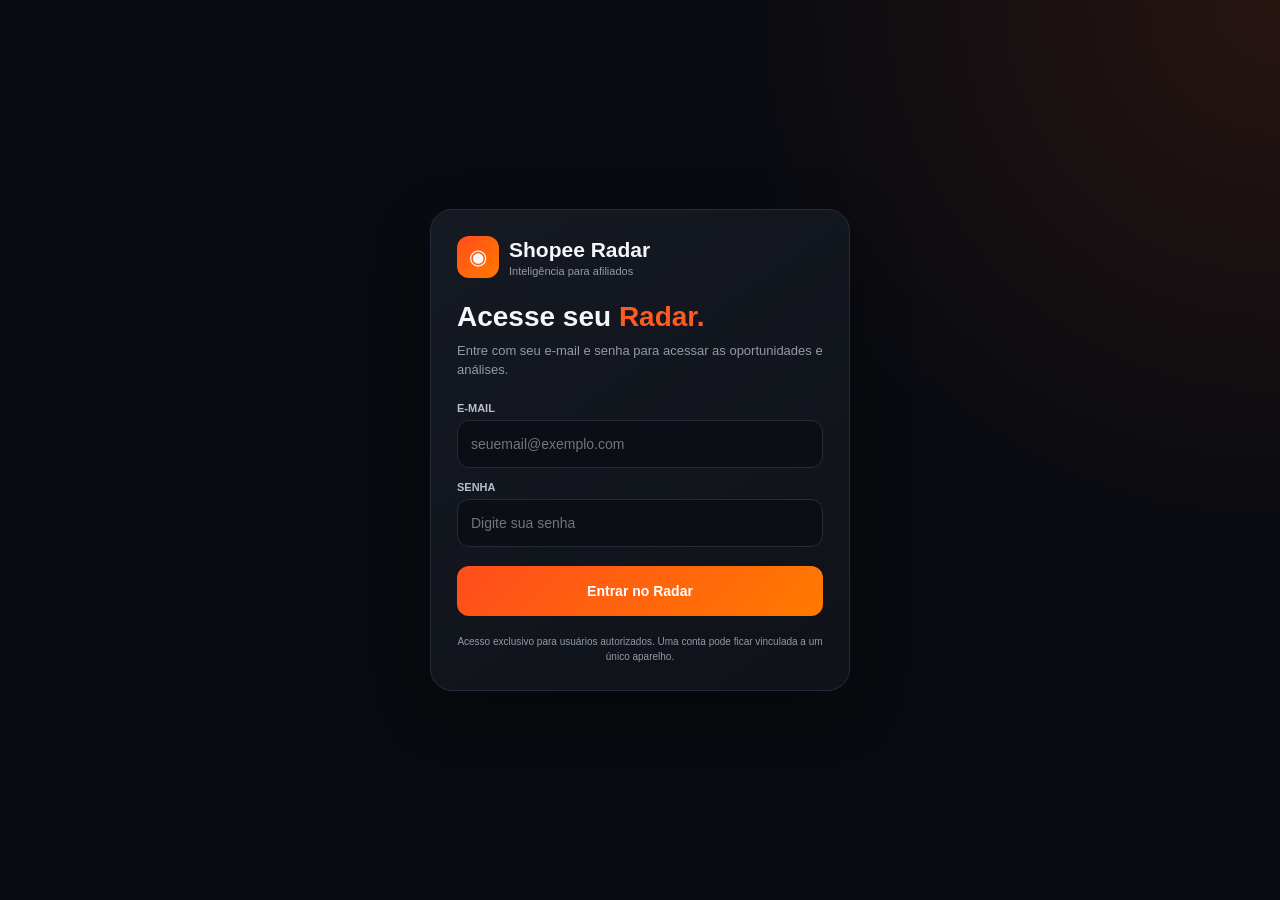
<file: index.html>
<!DOCTYPE html>
<html lang="pt-BR">

<head>
  <meta charset="UTF-8">

  <meta
    name="viewport"
    content="width=device-width, initial-scale=1.0, maximum-scale=1.0"
  >

  <meta
    name="theme-color"
    content="#ff5a1f"
  >

  <title>Shopee Radar</title>

  <link
    rel="stylesheet"
    href="style.css"
  >

  <style>
    body.auth-checking {
      visibility: hidden;
    }

    .logout-button {
      border: 1px solid rgba(255,255,255,.18);
      border-radius: 10px;
      background: rgba(0,0,0,.18);
      color: #fff;
      padding: 8px 11px;
      font-size: 11px;
      font-weight: 800;
      cursor: pointer;
    }

    .topbar-actions {
      display: flex;
      align-items: center;
      gap: 8px;
    }

    .strategy-box {
      display: none;
      margin: 0 0 18px;
      padding: 14px;
      border: 1px solid rgba(255,90,31,.22);
      border-radius: 14px;
      background: rgba(255,90,31,.06);
    }

    .strategy-box.active {
      display: block;
    }

    .strategy-box strong {
      display: block;
      color: #ff7a1a;
      font-size: 14px;
    }

    .strategy-box p {
      margin-top: 7px;
      color: #a8afbd;
      font-size: 12px;
      line-height: 1.5;
    }
  </style>

</head>

<body class="auth-checking">

  <!-- =========================================
       HEADER
  ========================================== -->

  <header class="topbar">

    <div class="brand">

      <div class="brand-icon">
        ◉
      </div>

      <div>

        <h1>
          Shopee Radar
        </h1>

        <div class="status">
          <span class="status-dot"></span>
          RADAR ATIVO
        </div>

      </div>

    </div>

    <div class="topbar-actions">

      <div class="live-badge">
        AO VIVO
      </div>

      <button
        id="logoutButton"
        class="logout-button"
        type="button"
      >
        Sair
      </button>

    </div>

  </header>


  <!-- =========================================
       CONTEÚDO NORMAL DO RADAR
  ========================================== -->

  <main
    id="radarMainContent"
    class="container"
  >

    <!-- HERO -->

    <section class="hero">

      <div class="hero-badge">
        INTELIGÊNCIA PARA AFILIADOS
      </div>

      <h2>
        Encontre produtos
        <span>
          antes de saturarem.
        </span>
      </h2>

      <p id="heroDescription">
        Produtos que estão ganhando força agora
        dentro da Shopee.
      </p>

    </section>


    <!-- =========================================
         ESTATÍSTICAS
    ========================================== -->

    <section class="stats-grid">

      <div class="stat-card">

        <span class="stat-icon">
          🔥
        </span>

        <div>

          <small id="totalProdutosLabel">
            PRODUTOS
          </small>

          <strong id="totalProdutos">
            0
          </strong>

        </div>

      </div>


      <div class="stat-card">

        <span class="stat-icon">
          💎
        </span>

        <div>

          <small id="totalOportunidadesLabel">
            OPORTUNIDADES
          </small>

          <strong id="totalOportunidades">
            0
          </strong>

        </div>

      </div>


      <div class="stat-card">

        <span class="stat-icon">
          📦
        </span>

        <div>

          <small id="totalVideosLabel">
            CARREGADOS
          </small>

          <strong id="totalVideos">
            0
          </strong>

        </div>

      </div>

    </section>


    <!-- =========================================
         ABAS SUPERIORES
    ========================================== -->

    <nav class="tabs">

      <button
        class="tab active"
        data-filter="radar"
        type="button"
      >
        💎 Oportunidades
      </button>

      <button
        class="tab"
        data-filter="hot"
        type="button"
      >
        🔥 Mais vendidos
      </button>

      <button
        class="tab"
        data-filter="rating"
        type="button"
      >
        ⭐ Avaliação
      </button>

      <button
        class="tab"
        data-filter="zero"
        type="button"
      >
        🎯 Ranquear seus vídeos
      </button>

    </nav>


    <!-- =========================================
         ESTRATÉGIA ZERO VENDAS
    ========================================== -->

    <div
      id="zeroStrategyBox"
      class="strategy-box"
    >

      <strong>
        🎯 Estratégia: entrar antes da primeira venda
      </strong>

      <p>
        Esta área mostra produtos com 0 vendas totais
        registradas. A ideia é publicar o vídeo cedo,
        antes de o produto ganhar concorrência.
        Quando o produto começar a vender,
        ele deixa esta lista.
      </p>

    </div>


    <!-- =========================================
         PESQUISA
    ========================================== -->

    <section class="filters">

      <div class="search-box">

        <span>
          ⌕
        </span>

        <input
          id="searchInput"
          type="search"
          placeholder="Pesquisar produto..."
          autocomplete="off"
        >

      </div>


      <select
        id="categoryFilter"
        aria-label="Selecionar nicho"
      >

        <option value="all">
          Todos os nichos
        </option>

        <option value="moda">
          👗 Moda
        </option>

        <option value="casa">
          🏠 Casa
        </option>

        <option value="cozinha">
          🍳 Cozinha
        </option>

        <option value="beleza">
          💄 Beleza
        </option>

        <option value="eletronicos">
          📱 Eletrônicos
        </option>

        <option value="informatica">
          💻 Informática
        </option>

        <option value="celulares">
          📲 Celulares
        </option>

        <option value="games">
          🎮 Games
        </option>

        <option value="fitness">
          🏋️ Fitness
        </option>

        <option value="pet">
          🐶 Pet
        </option>

        <option value="bebe">
          👶 Bebê
        </option>

        <option value="automotivo">
          🚗 Automotivo
        </option>

        <option value="ferramentas">
          🛠️ Ferramentas
        </option>

        <option value="papelaria">
          ✏️ Papelaria
        </option>

      </select>

    </section>


    <!-- =========================================
         ORDENAÇÃO
    ========================================== -->

    <section
      id="sortSection"
      class="radar-sort"
    >

      <span class="sort-title">
        Ordenar por
      </span>

      <div class="sort-options">

        <button
          class="sort-btn active"
          data-sort="relevance"
          type="button"
        >
          🎯 Relevância
        </button>

        <button
          class="sort-btn"
          data-sort="trend"
          type="button"
        >
          📈 Tendência
        </button>

        <button
          class="sort-btn"
          data-sort="sales"
          type="button"
        >
          🔥 Mais vendidos
        </button>

        <button
          class="sort-btn"
          data-sort="rating"
          type="button"
        >
          ⭐ Avaliação
        </button>

        <button
          class="sort-btn"
          data-sort="recent"
          type="button"
        >
          🕐 Mais recentes
        </button>

      </div>

    </section>


    <!-- =========================================
         CABEÇALHO DOS RESULTADOS
    ========================================== -->

    <section class="section-heading">

      <div>

        <span
          id="resultsEyebrow"
          class="eyebrow"
        >
          ANÁLISE EM TEMPO REAL
        </span>

        <h3 id="resultsTitle">
          📡 Radar de Oportunidades
        </h3>

      </div>


      <div class="live-indicator">

        <span></span>

        AO VIVO

      </div>

    </section>


    <!-- =========================================
         GRID
    ========================================== -->

    <section
      id="productsGrid"
      class="products-grid"
    >

      <div class="loading">

        <div class="loader"></div>

        <p>
          Consultando Radar...
        </p>

      </div>

    </section>


    <!-- =========================================
         CARREGAMENTO INFINITO
    ========================================== -->

    <div
      id="infiniteLoader"
      class="infinite-loader"
      hidden
    >

      <div class="loader"></div>

      <span>
        Buscando mais resultados...
      </span>

    </div>


    <div
      id="scrollSentinel"
      style="height:20px;"
    ></div>


    <!-- =========================================
         SEM RESULTADOS
    ========================================== -->

    <section
      id="emptyState"
      class="empty-state"
      hidden
    >

      <div>
        🔎
      </div>

      <h3>
        Nenhum resultado encontrado
      </h3>

      <p>
        Tente mudar sua pesquisa.
      </p>

    </section>

  </main>


  <!-- =========================================
       ÁREA BAIXAR VÍDEO
  ========================================== -->

  <main
    id="videoDownloaderPage"
    class="video-downloader-page"
    hidden
  >

    <div class="video-downloader-container">

      <!-- CABEÇALHO -->

      <section class="video-downloader-hero">

        <div class="video-downloader-icon">
          ⬇️
        </div>

        <span class="video-downloader-eyebrow">
          FERRAMENTA PARA AFILIADOS
        </span>

        <h2>
          Baixar vídeo
          <span>da Shopee.</span>
        </h2>

        <p>
          Cole o link do vídeo para encontrar
          automaticamente a versão Original / HD.
        </p>

      </section>


      <!-- CARD PRINCIPAL -->

      <section class="video-tool-card">

        <div class="video-tool-heading">

          <span class="video-tool-number">
            1
          </span>

          <div>
            <strong>
              Cole o link
            </strong>

            <small>
              Link de vídeo da Shopee
            </small>
          </div>

        </div>


        <div class="video-link-box">

          <span>
            🔗
          </span>

          <input
            id="shopeeVideoLink"
            type="url"
            inputmode="url"
            autocomplete="off"
            spellcheck="false"
            placeholder="Cole o link da Shopee aqui..."
          >

        </div>


        <button
          id="findShopeeVideo"
          class="video-action-button video-find-button"
          type="button"
        >
          🔎 Buscar vídeo
        </button>


        <!-- STATUS -->

        <div
          id="videoDownloadStatus"
          class="video-download-status"
          hidden
        ></div>

      </section>


      <!-- =====================================
           RESULTADO
      ====================================== -->

      <section
        id="videoDownloadResult"
        class="video-tool-card video-result-card"
        hidden
      >

        <div class="video-tool-heading">

          <span class="video-tool-number">
            2
          </span>

          <div>
            <strong>
              Vídeo encontrado
            </strong>

            <small>
              Versão encontrada pelo Radar
            </small>
          </div>

        </div>


        <!-- PREVIEW -->

        <div class="video-preview-box">

          <video
            id="shopeeVideoPreview"
            controls
            playsinline
            preload="metadata"
          ></video>

        </div>


        <!-- QUALIDADE -->

        <div class="video-quality-row">

          <div class="video-quality-badge">
            ✨ Original / HD
          </div>

          <span class="video-ready-text">
            PRONTO
          </span>

        </div>


        <!-- LIMPEZA -->

        <div class="video-clean-section">

          <div class="video-tool-heading">

            <span class="video-tool-number">
              3
            </span>

            <div>
              <strong>
                Limpar metadados
              </strong>

              <small>
                Processamento no seu aparelho
              </small>
            </div>

          </div>


          <button
            id="cleanVideoMetadata"
            class="video-action-button video-clean-button"
            type="button"
          >
            🧹 Limpar metadados
          </button>


          <!-- PROCESSANDO -->

          <div
            id="metadataCleanProgress"
            class="metadata-clean-progress"
            hidden
          >

            <div class="metadata-clean-spinner"></div>

            <div>

              <strong>
                Limpando vídeo...
              </strong>

              <span>
                Não feche esta página.
              </span>

            </div>

          </div>


          <!-- CONCLUÍDO -->

          <div
            id="metadataCleanSuccess"
            class="metadata-clean-success"
            hidden
          >

            <span>
              ✓
            </span>

            <div>

              <strong>
                Metadados removidos
              </strong>

              <small>
                Seu vídeo está pronto.
              </small>

            </div>

          </div>


          <!-- DOWNLOAD -->

          <button
            id="downloadCleanVideo"
            class="video-action-button video-download-button"
            type="button"
            hidden
          >
            ⬇️ Baixar vídeo
          </button>

        </div>

      </section>


      <!-- PRIVACIDADE -->

      <div class="video-local-info">

        <span>
          🔒
        </span>

        <p>
          O vídeo não será salvo no banco de dados
          do Radar. O processamento será temporário
          e feito somente para gerar o seu download.
        </p>

      </div>

    </div>

  </main>


  <!-- =========================================
       MENU INFERIOR
  ========================================== -->

  <nav class="bottom-nav">

    <div class="bottom-nav-scroll">

      <button
        class="bottom-item active"
        data-filter="radar"
        type="button"
      >

        <span>
          💎
        </span>

        Radar

      </button>


      <button
        class="bottom-item"
        data-filter="hot"
        type="button"
      >

        <span>
          🔥
        </span>

        Vendidos

      </button>


      <button
        class="bottom-item"
        data-filter="zero"
        type="button"
      >

        <span>
          🎯
        </span>

        Ranquear

      </button>


      <button
        class="bottom-item"
        data-filter="packs"
        type="button"
      >

        <span>
          📦
        </span>

        Packs

      </button>


      <button
        id="videoDownloaderNav"
        class="bottom-item bottom-download-item"
        type="button"
      >

        <span>
          ⬇️
        </span>

        Baixar vídeo

      </button>

    </div>

  </nav>


  <!-- =========================================
       MODAL
  ========================================== -->

  <div
    id="productModal"
    class="modal"
    hidden
  >

    <div class="modal-overlay"></div>

    <div class="modal-content">

      <button
        id="closeModal"
        class="modal-close"
        aria-label="Fechar"
        type="button"
      >
        ×
      </button>

      <div id="modalBody"></div>

    </div>

  </div>


  <!-- =========================================
       AUTENTICAÇÃO
  ========================================== -->

  <script>

    const AUTH_SUPABASE_URL =
      "https://vepoqxpnvlzzhmajcqzo.supabase.co";

    const AUTH_SUPABASE_KEY =
      "sb_publishable_K7pfWLa17aOQq3hrkN5PnQ_0AKYuZa_";


    function limparSessaoRadar() {

      localStorage.removeItem(
        "shopeeRadarAccessToken"
      );

      localStorage.removeItem(
        "shopeeRadarRefreshToken"
      );

      localStorage.removeItem(
        "shopeeRadarUser"
      );

    }


    function irParaLogin() {

      limparSessaoRadar();

      window.location.replace(
        "login.html"
      );

    }


    async function verificarAcessoRadar() {

      const token =
        localStorage.getItem(
          "shopeeRadarAccessToken"
        );

      const usuarioSalvo =
        localStorage.getItem(
          "shopeeRadarUser"
        );


      if (
        !token ||
        !usuarioSalvo
      ) {

        irParaLogin();
        return;

      }


      try {

        const respostaUsuario =
          await fetch(
            `${AUTH_SUPABASE_URL}/auth/v1/user`,
            {

              method: "GET",

              headers: {

                "apikey":
                  AUTH_SUPABASE_KEY,

                "Authorization":
                  `Bearer ${token}`

              }

            }
          );


        if (
          !respostaUsuario.ok
        ) {

          irParaLogin();
          return;

        }


        const usuario =
          await respostaUsuario.json();


        if (
          !usuario ||
          !usuario.id
        ) {

          irParaLogin();
          return;

        }


        const respostaPerfil =
          await fetch(
            `${AUTH_SUPABASE_URL}/rest/v1/profiles?id=eq.${usuario.id}&select=plan,status,expires_at`,
            {

              headers: {

                "apikey":
                  AUTH_SUPABASE_KEY,

                "Authorization":
                  `Bearer ${token}`

              }

            }
          );


        if (
          !respostaPerfil.ok
        ) {

          irParaLogin();
          return;

        }


        const perfis =
          await respostaPerfil.json();


        const perfil =
          Array.isArray(perfis)
            ? perfis[0]
            : null;


        if (
          !perfil ||
          perfil.status !== "active"
        ) {

          irParaLogin();
          return;

        }


        if (
          perfil.expires_at
        ) {

          const vencimento =
            new Date(
              perfil.expires_at
            );


          if (
            Number.isNaN(
              vencimento.getTime()
            ) ||
            vencimento.getTime() <=
              Date.now()
          ) {

            irParaLogin();
            return;

          }

        }


        document.body.classList.remove(
          "auth-checking"
        );


      } catch (erro) {

        console.error(
          "Erro ao validar acesso:",
          erro
        );

        irParaLogin();

      }

    }


    document
      .getElementById(
        "logoutButton"
      )
      ?.addEventListener(
        "click",
        () => {

          limparSessaoRadar();

          window.location.replace(
            "login.html"
          );

        }
      );


    verificarAcessoRadar();

  </script>


  <!-- =========================================
       APP
  ========================================== -->

  <script src="app.js"></script>

</body>

</html>
</file>
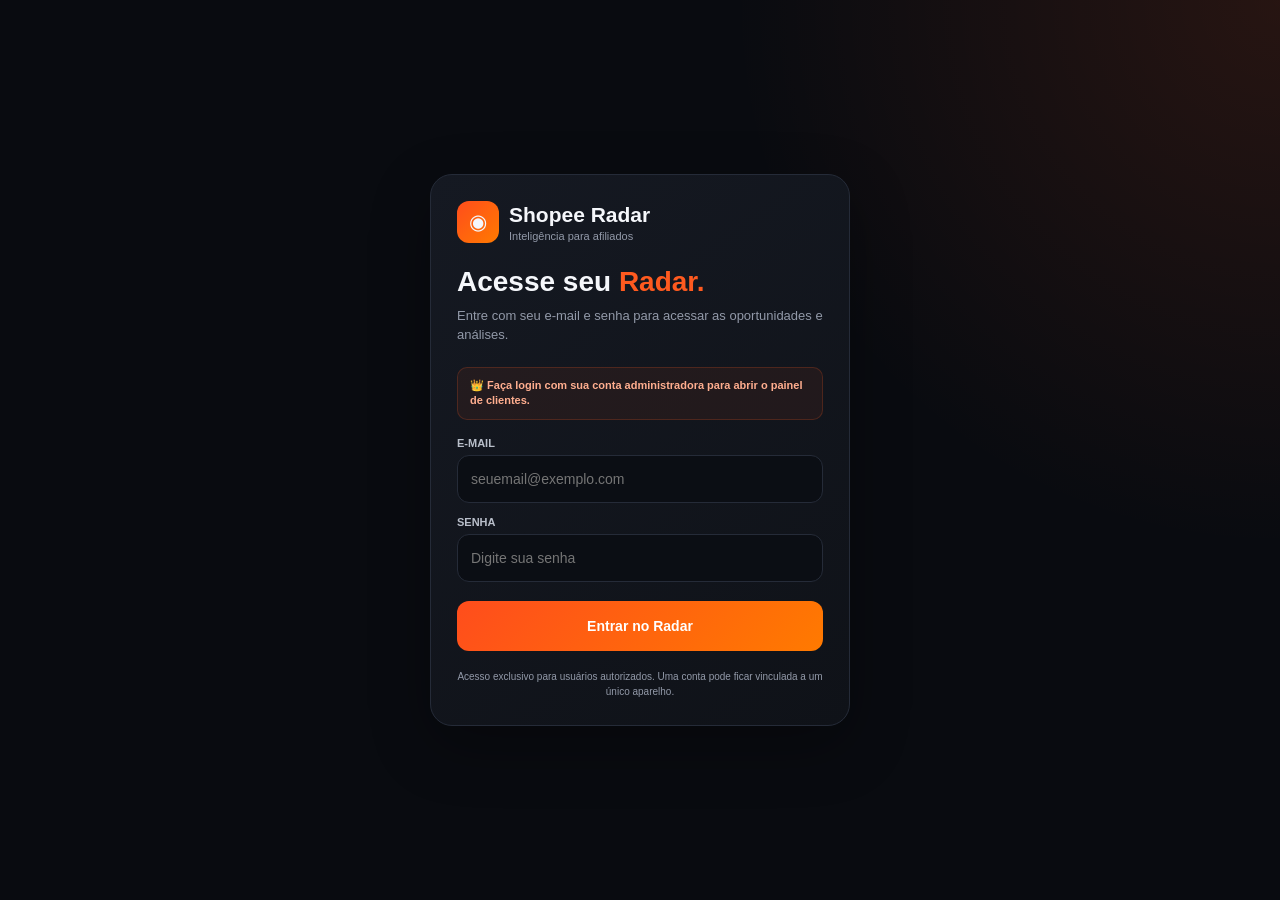
<file: admin.html>
<!DOCTYPE html>
<html lang="pt-BR">

<head>
  <meta charset="UTF-8">

  <meta
    name="viewport"
    content="width=device-width, initial-scale=1.0"
  >

  <meta
    name="theme-color"
    content="#ff5a1f"
  >

  <title>Admin — Shopee Radar</title>

  <style>
    * {
      box-sizing: border-box;
      margin: 0;
      padding: 0;
    }

    :root {
      --bg: #090b10;
      --surface: #11151f;
      --surface2: #151a24;
      --border: #252b38;

      --text: #f5f7fb;
      --muted: #9299a8;

      --orange: #ff5a1f;
      --green: #32d583;
      --red: #ff4d4d;
      --yellow: #fdb022;
    }

    body {
      min-height: 100vh;

      background:
        radial-gradient(
          circle at top right,
          rgba(255, 90, 31, 0.10),
          transparent 30%
        ),
        var(--bg);

      color: var(--text);

      font-family:
        Inter,
        -apple-system,
        BlinkMacSystemFont,
        "Segoe UI",
        Roboto,
        Arial,
        sans-serif;
    }

    body.auth-checking {
      visibility: hidden;
    }

    button,
    input,
    select {
      font: inherit;
    }

    button {
      cursor: pointer;
    }

    .topbar {
      position: sticky;
      top: 0;
      z-index: 50;

      display: flex;
      align-items: center;
      justify-content: space-between;

      gap: 15px;

      padding: 15px 18px;

      border-bottom:
        1px solid rgba(255,255,255,.07);

      background:
        rgba(9,11,16,.92);

      backdrop-filter:
        blur(14px);
    }

    .brand {
      display: flex;
      align-items: center;
      gap: 10px;
    }

    .brand-icon {
      width: 40px;
      height: 40px;

      display: flex;
      align-items: center;
      justify-content: center;

      border-radius: 12px;

      background:
        linear-gradient(
          135deg,
          #ff4d1c,
          #ff7a00
        );

      font-size: 20px;
    }

    .brand h1 {
      font-size: 18px;
      font-weight: 900;
    }

    .brand p {
      margin-top: 2px;
      color: var(--muted);
      font-size: 10px;
      font-weight: 700;
    }

    .logout {
      padding: 9px 12px;

      border:
        1px solid var(--border);

      border-radius: 10px;

      background: var(--surface);
      color: white;

      font-size: 11px;
      font-weight: 800;
    }

    .container {
      width: 100%;
      max-width: 1100px;

      margin: 0 auto;
      padding: 22px 16px 50px;
    }

    .hero {
      margin-bottom: 22px;
    }

    .eyebrow {
      display: inline-block;

      margin-bottom: 8px;

      color: var(--orange);

      font-size: 10px;
      font-weight: 900;
      letter-spacing: .08em;
    }

    .hero h2 {
      max-width: 650px;

      font-size:
        clamp(
          28px,
          7vw,
          44px
        );

      line-height: 1.05;
      font-weight: 950;
    }

    .hero h2 span {
      color: var(--orange);
    }

    .hero p {
      max-width: 600px;

      margin-top: 10px;

      color: var(--muted);

      font-size: 13px;
      line-height: 1.55;
    }

    .stats {
      display: grid;

      grid-template-columns:
        repeat(
          4,
          minmax(0,1fr)
        );

      gap: 10px;

      margin-bottom: 20px;
    }

    .stat {
      padding: 15px;

      border:
        1px solid var(--border);

      border-radius: 15px;

      background:
        linear-gradient(
          145deg,
          #151922,
          #0f1218
        );
    }

    .stat small {
      display: block;
      color: var(--muted);
      font-size: 9px;
      font-weight: 900;
    }

    .stat strong {
      display: block;
      margin-top: 7px;
      font-size: 23px;
    }

    .panel {
      margin-bottom: 18px;
      padding: 17px;

      border:
        1px solid var(--border);

      border-radius: 18px;

      background:
        linear-gradient(
          145deg,
          #151922,
          #0f1218
        );
    }

    .panel-title {
      margin-bottom: 15px;
    }

    .panel-title h3 {
      font-size: 16px;
      font-weight: 900;
    }

    .panel-title p {
      margin-top: 4px;
      color: var(--muted);
      font-size: 10px;
    }

    .form-grid {
      display: grid;

      grid-template-columns:
        repeat(
          3,
          minmax(0,1fr)
        );

      gap: 10px;
    }

    .field {
      min-width: 0;
    }

    .field label {
      display: block;

      margin-bottom: 6px;

      color: #b8bec9;

      font-size: 9px;
      font-weight: 900;
    }

    .field input,
    .field select {
      width: 100%;
      height: 44px;

      padding: 0 11px;

      outline: none;

      border:
        1px solid var(--border);

      border-radius: 11px;

      background: #0b0e14;
      color: white;

      font-size: 12px;
    }

    .field input:focus,
    .field select:focus {
      border-color:
        rgba(255,90,31,.75);
    }

    .create-button {
      width: 100%;

      margin-top: 12px;
      padding: 13px;

      border: 0;
      border-radius: 11px;

      background:
        linear-gradient(
          135deg,
          #ff4d1c,
          #ff7a00
        );

      color: white;

      font-size: 12px;
      font-weight: 900;
    }

    .create-button:disabled {
      opacity: .55;
      cursor: wait;
    }

    .message {
      display: none;

      margin-top: 12px;
      padding: 11px;

      border-radius: 10px;

      font-size: 11px;
      line-height: 1.45;
    }

    .message.success {
      display: block;

      color: #a9f5cc;

      background:
        rgba(50,213,131,.08);

      border:
        1px solid
        rgba(50,213,131,.18);
    }

    .message.error {
      display: block;

      color: #ffb4b4;

      background:
        rgba(255,77,77,.08);

      border:
        1px solid
        rgba(255,77,77,.18);
    }

    .toolbar {
      display: flex;
      align-items: center;
      justify-content: space-between;

      gap: 10px;

      margin-bottom: 13px;
    }

    .search {
      flex: 1;

      height: 42px;

      padding: 0 12px;

      border:
        1px solid var(--border);

      border-radius: 11px;

      outline: none;

      background: #0b0e14;
      color: white;

      font-size: 12px;
    }

    .refresh {
      height: 42px;

      padding: 0 13px;

      border:
        1px solid var(--border);

      border-radius: 11px;

      background: var(--surface2);
      color: white;

      font-size: 11px;
      font-weight: 900;
    }

    .users {
      display: grid;
      gap: 10px;
    }

    .user-card {
      padding: 14px;

      border:
        1px solid var(--border);

      border-radius: 14px;

      background: #0c0f15;
    }

    .user-top {
      display: flex;
      justify-content: space-between;
      align-items: flex-start;

      gap: 10px;
    }

    .user-name {
      font-size: 14px;
      font-weight: 900;
      overflow-wrap: anywhere;
    }

    .user-email {
      margin-top: 4px;
      color: var(--muted);
      font-size: 10px;
      overflow-wrap: anywhere;
    }

    .status {
      flex-shrink: 0;

      padding: 6px 8px;

      border-radius: 20px;

      font-size: 8px;
      font-weight: 950;
    }

    .status.active {
      color: #8ff0bd;

      background:
        rgba(50,213,131,.10);
    }

    .status.expired {
      color: #ffd28a;

      background:
        rgba(253,176,34,.10);
    }

    .status.blocked {
      color: #ffaaaa;

      background:
        rgba(255,77,77,.10);
    }

    .user-info {
      display: grid;

      grid-template-columns:
        repeat(
          3,
          minmax(0,1fr)
        );

      gap: 7px;

      margin-top: 12px;
    }

    .info {
      padding: 9px;

      border-radius: 9px;

      background: #11151f;
    }

    .info small {
      display: block;

      color: var(--muted);

      font-size: 7px;
      font-weight: 900;
    }

    .info strong {
      display: block;

      margin-top: 4px;

      font-size: 10px;

      overflow-wrap: anywhere;
    }

    .actions {
      display: flex;
      flex-wrap: wrap;

      gap: 6px;

      margin-top: 12px;
    }

    .action {
      padding: 8px 9px;

      border:
        1px solid var(--border);

      border-radius: 9px;

      background: #151a24;
      color: white;

      font-size: 9px;
      font-weight: 900;
    }

    .action.green {
      color: #8ff0bd;
    }

    .action.yellow {
      color: #ffd28a;
    }

    .action.red {
      color: #ffaaaa;
    }

    .action.orange {
      color: #ff9a6f;
    }

    .action.danger {
      background:
        rgba(255,77,77,.08);

      border-color:
        rgba(255,77,77,.22);

      color: #ffaaaa;
    }

    .loading,
    .empty {
      padding: 35px 10px;

      text-align: center;

      color: var(--muted);

      font-size: 12px;
    }

    @media (
      max-width: 800px
    ) {
      .stats {
        grid-template-columns:
          repeat(
            2,
            minmax(0,1fr)
          );
      }

      .form-grid {
        grid-template-columns:
          repeat(
            2,
            minmax(0,1fr)
          );
      }

      .user-info {
        grid-template-columns:
          repeat(
            2,
            minmax(0,1fr)
          );
      }
    }

    @media (
      max-width: 480px
    ) {
      .container {
        padding-left: 12px;
        padding-right: 12px;
      }

      .panel {
        padding: 13px;
      }

      .form-grid {
        grid-template-columns: 1fr;
      }

      .toolbar {
        align-items: stretch;
        flex-direction: column;
      }

      .refresh {
        width: 100%;
      }

      .user-info {
        grid-template-columns:
          repeat(
            2,
            minmax(0,1fr)
          );
      }
    }
  </style>
</head>

<body class="auth-checking">

  <header class="topbar">

    <div class="brand">

      <div class="brand-icon">
        ◉
      </div>

      <div>

        <h1>
          Shopee Radar
        </h1>

        <p>
          PAINEL ADMINISTRATIVO
        </p>

      </div>

    </div>


    <button
      id="logoutButton"
      class="logout"
      type="button"
    >
      Sair
    </button>

  </header>


  <main class="container">

    <section class="hero">

      <span class="eyebrow">
        CONTROLE DE ACESSOS
      </span>

      <h2>
        Gerencie seus
        <span>clientes.</span>
      </h2>

      <p>
        Crie acessos, controle vencimentos,
        valores pagos, planos e aparelhos
        autorizados no Shopee Radar.
      </p>

    </section>


    <section class="stats">

      <div class="stat">

        <small>
          USUÁRIOS
        </small>

        <strong id="statTotal">
          0
        </strong>

      </div>


      <div class="stat">

        <small>
          ATIVOS
        </small>

        <strong id="statActive">
          0
        </strong>

      </div>


      <div class="stat">

        <small>
          VENCIDOS
        </small>

        <strong id="statExpired">
          0
        </strong>

      </div>


      <div class="stat">

        <small>
          BLOQUEADOS
        </small>

        <strong id="statBlocked">
          0
        </strong>

      </div>

    </section>


    <section class="panel">

      <div class="panel-title">

        <h3>
          ➕ Criar novo acesso
        </h3>

        <p>
          Defina cliente, senha, plano,
          valor e tempo de acesso.
        </p>

      </div>


      <form id="createForm">

        <div class="form-grid">

          <div class="field">

            <label for="name">
              NOME
            </label>

            <input
              id="name"
              type="text"
              placeholder="Nome do cliente"
              required
            >

          </div>


          <div class="field">

            <label for="email">
              E-MAIL
            </label>

            <input
              id="email"
              type="email"
              placeholder="cliente@email.com"
              required
            >

          </div>


          <div class="field">

            <label for="password">
              SENHA
            </label>

            <input
              id="password"
              type="text"
              minlength="8"
              placeholder="Mínimo 8 caracteres"
              required
            >

          </div>


          <div class="field">

            <label for="accessLabel">
              PLANO
            </label>

            <input
              id="accessLabel"
              type="text"
              value="Mensal"
              placeholder="Ex: Mensal"
            >

          </div>


          <div class="field">

            <label for="amountPaid">
              VALOR PAGO
            </label>

            <input
              id="amountPaid"
              type="number"
              min="0"
              step="0.01"
              value="0"
              placeholder="0,00"
            >

          </div>


          <div class="field">

            <label for="days">
              TEMPO DE ACESSO
            </label>

            <select id="days">

              <option value="1">
                1 dia
              </option>

              <option value="3">
                3 dias
              </option>

              <option value="7">
                7 dias
              </option>

              <option value="15">
                15 dias
              </option>

              <option
                value="30"
                selected
              >
                30 dias
              </option>

              <option value="60">
                60 dias
              </option>

              <option value="90">
                90 dias
              </option>

              <option value="365">
                1 ano
              </option>

            </select>

          </div>

        </div>


        <button
          id="createButton"
          class="create-button"
          type="submit"
        >
          Criar acesso
        </button>


        <div
          id="createMessage"
          class="message"
        ></div>

      </form>

    </section>


    <section class="panel">

      <div class="panel-title">

        <h3>
          👥 Usuários
        </h3>

        <p>
          Controle todos os acessos cadastrados.
        </p>

      </div>


      <div class="toolbar">

        <input
          id="searchUser"
          class="search"
          type="search"
          placeholder="Pesquisar cliente..."
        >


        <button
          id="refreshButton"
          class="refresh"
          type="button"
        >
          ↻ Atualizar
        </button>

      </div>


      <div
        id="users"
        class="users"
      >

        <div class="loading">
          Carregando usuários...
        </div>

      </div>

    </section>

  </main>


  <script>
    const SUPABASE_URL =
      "https://vepoqxpnvlzzhmajcqzo.supabase.co";

    const SUPABASE_KEY =
      "sb_publishable_K7pfWLa17aOQq3hrkN5PnQ_0AKYuZa_";

    const ADMIN_API =
      `${SUPABASE_URL}/functions/v1/shopee-radar-admin`;

    const LOGIN_ADMIN_URL =
      "https://renanzim1.github.io/Shopee-radar/login.html?next=admin";


    const createForm =
      document.getElementById(
        "createForm"
      );

    const createButton =
      document.getElementById(
        "createButton"
      );

    const createMessage =
      document.getElementById(
        "createMessage"
      );

    const usersContainer =
      document.getElementById(
        "users"
      );

    const searchUser =
      document.getElementById(
        "searchUser"
      );

    const refreshButton =
      document.getElementById(
        "refreshButton"
      );

    const logoutButton =
      document.getElementById(
        "logoutButton"
      );

    let usuarios = [];


    function escapar(valor) {

      return String(
        valor ?? ""
      )
        .replaceAll(
          "&",
          "&amp;"
        )
        .replaceAll(
          "<",
          "&lt;"
        )
        .replaceAll(
          ">",
          "&gt;"
        )
        .replaceAll(
          '"',
          "&quot;"
        )
        .replaceAll(
          "'",
          "&#039;"
        );
    }


    function dinheiro(valor) {

      return Number(
        valor || 0
      ).toLocaleString(
        "pt-BR",
        {
          style: "currency",
          currency: "BRL"
        }
      );
    }


    function obterToken() {

      return (
        localStorage.getItem(
          "shopeeRadarAccessToken"
        ) || ""
      );
    }


    function limparSessao() {

      localStorage.removeItem(
        "shopeeRadarAccessToken"
      );

      localStorage.removeItem(
        "shopeeRadarRefreshToken"
      );

      localStorage.removeItem(
        "shopeeRadarUser"
      );

      localStorage.removeItem(
        "shopeeRadarAccess"
      );
    }


    function irLoginAdmin() {

      window.location.replace(
        LOGIN_ADMIN_URL
      );
    }


    async function chamarAdmin(
      action,
      dados = {}
    ) {

      const token =
        obterToken();


      if (!token) {

        irLoginAdmin();

        throw new Error(
          "Sessão não encontrada."
        );
      }


      const resposta =
        await fetch(
          ADMIN_API,
          {
            method: "POST",

            headers: {
              "Content-Type":
                "application/json",

              "apikey":
                SUPABASE_KEY,

              "Authorization":
                `Bearer ${token}`
            },

            body:
              JSON.stringify({
                action,
                ...dados
              })
          }
        );


      let resultado = {};


      try {

        resultado =
          await resposta.json();

      } catch {

        throw new Error(
          "Resposta inválida do servidor."
        );
      }


      if (
        resposta.status === 401
      ) {

        limparSessao();

        irLoginAdmin();

        throw new Error(
          "Sua sessão expirou."
        );
      }


      if (
        resposta.status === 403
      ) {

        throw new Error(
          resultado.erro ||
          "Você não possui permissão de administrador."
        );
      }


      if (
        !resposta.ok ||
        resultado.ok === false
      ) {

        throw new Error(
          resultado.erro ||
          "Não foi possível concluir a operação."
        );
      }


      return resultado;
    }


    function formatarData(valor) {

      if (!valor) {
        return "Sem vencimento";
      }


      const data =
        new Date(valor);


      if (
        Number.isNaN(
          data.getTime()
        )
      ) {
        return "—";
      }


      return data.toLocaleString(
        "pt-BR",
        {
          day: "2-digit",
          month: "2-digit",
          year: "numeric",
          hour: "2-digit",
          minute: "2-digit"
        }
      );
    }


    function tempoRestante(valor) {

      if (!valor) {
        return "∞";
      }


      const diferenca =
        new Date(valor).getTime() -
        Date.now();


      if (
        diferenca <= 0
      ) {

        return "Vencido";
      }


      const totalMinutos =
        Math.floor(
          diferenca /
          60000
        );


      const dias =
        Math.floor(
          totalMinutos /
          1440
        );


      const horas =
        Math.floor(
          (
            totalMinutos %
            1440
          ) /
          60
        );


      const minutos =
        totalMinutos %
        60;


      if (
        dias > 0
      ) {

        return `${dias}d ${horas}h`;
      }


      if (
        horas > 0
      ) {

        return `${horas}h ${minutos}min`;
      }


      return `${minutos}min`;
    }


    function statusUsuario(
      usuario
    ) {

      if (
        usuario.status ===
        "expired"
      ) {

        return {
          classe: "expired",
          texto: "VENCIDO"
        };
      }


      if (
        usuario.expires_at &&
        new Date(
          usuario.expires_at
        ).getTime() <=
        Date.now()
      ) {

        return {
          classe: "expired",
          texto: "VENCIDO"
        };
      }


      if (
        usuario.status ===
        "blocked"
      ) {

        return {
          classe: "blocked",
          texto: "BLOQUEADO"
        };
      }


      if (
        usuario.status ===
        "pending"
      ) {

        return {
          classe: "blocked",
          texto: "PENDENTE"
        };
      }


      return {
        classe: "active",
        texto: "ATIVO"
      };
    }


    function atualizarStats() {

      let ativos = 0;
      let vencidos = 0;
      let bloqueados = 0;


      usuarios.forEach(
        usuario => {

          const status =
            statusUsuario(
              usuario
            );


          if (
            status.classe ===
            "active"
          ) {
            ativos++;
          }


          if (
            status.classe ===
            "expired"
          ) {
            vencidos++;
          }


          if (
            status.classe ===
            "blocked"
          ) {
            bloqueados++;
          }

        }
      );


      document
        .getElementById(
          "statTotal"
        )
        .textContent =
        usuarios.length;


      document
        .getElementById(
          "statActive"
        )
        .textContent =
        ativos;


      document
        .getElementById(
          "statExpired"
        )
        .textContent =
        vencidos;


      document
        .getElementById(
          "statBlocked"
        )
        .textContent =
        bloqueados;
    }


    function renderizarUsuarios() {

      const termo =
        searchUser.value
          .trim()
          .toLowerCase();


      const lista =
        usuarios.filter(
          usuario => {

            const nome =
              String(
                usuario.full_name ||
                ""
              ).toLowerCase();


            const email =
              String(
                usuario.email ||
                ""
              ).toLowerCase();


            return (
              !termo ||
              nome.includes(
                termo
              ) ||
              email.includes(
                termo
              )
            );
          }
        );


      if (
        !lista.length
      ) {

        usersContainer.innerHTML = `
          <div class="empty">
            Nenhum usuário encontrado.
          </div>
        `;

        return;
      }


      usersContainer.innerHTML =
        lista
          .map(
            usuario => {

              const status =
                statusUsuario(
                  usuario
                );


              const dispositivo =
                usuario.device_linked
                  ? "Vinculado"
                  : "Livre";


              const plano =
                usuario.access_label ||
                usuario.plan ||
                "Pro";


              return `
                <article
                  class="user-card"
                >

                  <div
                    class="user-top"
                  >

                    <div>

                      <div
                        class="user-name"
                      >
                        ${escapar(
                          usuario.full_name ||
                          "Sem nome"
                        )}
                      </div>


                      <div
                        class="user-email"
                      >
                        ${escapar(
                          usuario.email ||
                          ""
                        )}
                      </div>

                    </div>


                    <span
                      class="
                        status
                        ${status.classe}
                      "
                    >
                      ${status.texto}
                    </span>

                  </div>


                  <div
                    class="user-info"
                  >

                    <div class="info">

                      <small>
                        PLANO
                      </small>

                      <strong>
                        ${escapar(
                          plano
                        )}
                      </strong>

                    </div>


                    <div class="info">

                      <small>
                        VALOR PAGO
                      </small>

                      <strong>
                        ${dinheiro(
                          usuario.amount_paid
                        )}
                      </strong>

                    </div>


                    <div class="info">

                      <small>
                        VENCE EM
                      </small>

                      <strong>
                        ${escapar(
                          formatarData(
                            usuario.expires_at
                          )
                        )}
                      </strong>

                    </div>


                    <div class="info">

                      <small>
                        TEMPO RESTANTE
                      </small>

                      <strong>
                        ${escapar(
                          tempoRestante(
                            usuario.expires_at
                          )
                        )}
                      </strong>

                    </div>


                    <div class="info">

                      <small>
                        APARELHO
                      </small>

                      <strong>
                        ${dispositivo}
                      </strong>

                    </div>


                    <div class="info">

                      <small>
                        ÚLTIMO LOGIN
                      </small>

                      <strong>
                        ${escapar(
                          usuario.last_login_at
                            ? formatarData(
                                usuario.last_login_at
                              )
                            : "Nunca"
                        )}
                      </strong>

                    </div>

                  </div>


                  ${
                    usuario.role ===
                    "admin"
                      ? `
                        <div
                          style="
                            margin-top:11px;
                            color:#ff9a6f;
                            font-size:9px;
                            font-weight:900;
                          "
                        >
                          👑 CONTA ADMINISTRADORA
                        </div>
                      `
                      : `
                        <div
                          class="actions"
                        >

                          <button
                            class="action green"
                            onclick="
                              renovarUsuario(
                                '${usuario.id}',
                                7
                              )
                            "
                          >
                            +7 dias
                          </button>


                          <button
                            class="action green"
                            onclick="
                              renovarUsuario(
                                '${usuario.id}',
                                15
                              )
                            "
                          >
                            +15 dias
                          </button>


                          <button
                            class="action green"
                            onclick="
                              renovarUsuario(
                                '${usuario.id}',
                                30
                              )
                            "
                          >
                            +30 dias
                          </button>


                          <button
                            class="action orange"
                            onclick="
                              editarFinanceiro(
                                '${usuario.id}',
                                '${escapar(
                                  plano
                                )}',
                                '${Number(
                                  usuario.amount_paid ||
                                  0
                                )}'
                              )
                            "
                          >
                            💳 Plano / valor
                          </button>


                          <button
                            class="action orange"
                            onclick="
                              liberarDispositivo(
                                '${usuario.id}'
                              )
                            "
                          >
                            📱 Liberar aparelho
                          </button>


                          ${
                            usuario.status ===
                            "active"
                              ? `
                                <button
                                  class="action yellow"
                                  onclick="
                                    bloquearUsuario(
                                      '${usuario.id}'
                                    )
                                  "
                                >
                                  Bloquear
                                </button>
                              `
                              : `
                                <button
                                  class="action green"
                                  onclick="
                                    ativarUsuario(
                                      '${usuario.id}'
                                    )
                                  "
                                >
                                  Ativar
                                </button>
                              `
                          }


                          <button
                            class="action"
                            onclick="
                              trocarSenha(
                                '${usuario.id}'
                              )
                            "
                          >
                            🔑 Trocar senha
                          </button>


                          <button
                            class="action danger"
                            onclick="
                              encerrarAgora(
                                '${usuario.id}'
                              )
                            "
                          >
                            ⛔ Encerrar acesso
                          </button>


                          <button
                            class="action red"
                            onclick="
                              excluirUsuario(
                                '${usuario.id}'
                              )
                            "
                          >
                            Excluir
                          </button>

                        </div>
                      `
                  }

                </article>
              `;
            }
          )
          .join("");
    }


    async function carregarUsuarios() {

      usersContainer.innerHTML = `
        <div class="loading">
          Carregando usuários...
        </div>
      `;


      try {

        const resultado =
          await chamarAdmin(
            "list"
          );


        usuarios =
          Array.isArray(
            resultado.users
          )
            ? resultado.users
            : [];


        atualizarStats();

        renderizarUsuarios();


      } catch (erro) {

        usersContainer.innerHTML = `
          <div class="empty">
            ⚠️
            ${escapar(
              erro.message
            )}
          </div>
        `;

      }
    }


    createForm.addEventListener(
      "submit",
      async event => {

        event.preventDefault();


        createMessage.className =
          "message";


        createButton.disabled =
          true;


        createButton.textContent =
          "Criando acesso...";


        try {

          const full_name =
            document
              .getElementById(
                "name"
              )
              .value
              .trim();


          const email =
            document
              .getElementById(
                "email"
              )
              .value
              .trim()
              .toLowerCase();


          const password =
            document
              .getElementById(
                "password"
              )
              .value;


          const access_label =
            document
              .getElementById(
                "accessLabel"
              )
              .value
              .trim();


          const amount_paid =
            Number(
              document
                .getElementById(
                  "amountPaid"
                )
                .value || 0
            );


          const days =
            Number(
              document
                .getElementById(
                  "days"
                )
                .value
            );


          if (
            password.length <
            8
          ) {

            throw new Error(
              "A senha precisa ter pelo menos 8 caracteres."
            );
          }


          await chamarAdmin(
            "create",
            {
              full_name,
              email,
              password,
              days,
              access_label,
              amount_paid
            }
          );


          createMessage.textContent =
            `Acesso criado por ${days} dia${days === 1 ? "" : "s"}.`;


          createMessage.className =
            "message success";


          createForm.reset();


          document
            .getElementById(
              "days"
            )
            .value =
            "30";


          document
            .getElementById(
              "accessLabel"
            )
            .value =
            "Mensal";


          document
            .getElementById(
              "amountPaid"
            )
            .value =
            "0";


          await carregarUsuarios();


        } catch (erro) {

          createMessage.textContent =
            erro.message;


          createMessage.className =
            "message error";


        } finally {

          createButton.disabled =
            false;


          createButton.textContent =
            "Criar acesso";

        }

      }
    );


    async function renovarUsuario(
      id,
      days
    ) {

      try {

        await chamarAdmin(
          "renew",
          {
            user_id: id,
            days
          }
        );


        await carregarUsuarios();


      } catch (erro) {

        alert(
          erro.message
        );

      }
    }


    async function editarFinanceiro(
      id,
      planoAtual,
      valorAtual
    ) {

      const plano =
        prompt(
          "Nome do plano:",
          planoAtual
        );


      if (
        plano === null
      ) {
        return;
      }


      const valor =
        prompt(
          "Valor pago em reais:",
          valorAtual
        );


      if (
        valor === null
      ) {
        return;
      }


      const amount_paid =
        Number(
          String(valor)
            .replace(",", ".")
        );


      if (
        !Number.isFinite(
          amount_paid
        ) ||
        amount_paid < 0
      ) {

        alert(
          "Digite um valor válido."
        );

        return;
      }


      try {

        await chamarAdmin(
          "update_billing",
          {
            user_id: id,
            access_label:
              plano.trim() ||
              "Pro",
            amount_paid
          }
        );


        await carregarUsuarios();


      } catch (erro) {

        alert(
          erro.message
        );

      }
    }


    async function bloquearUsuario(
      id
    ) {

      const confirmar =
        confirm(
          "Bloquear o acesso deste usuário?"
        );


      if (
        !confirmar
      ) {
        return;
      }


      try {

        await chamarAdmin(
          "block",
          {
            user_id: id
          }
        );


        await carregarUsuarios();


      } catch (erro) {

        alert(
          erro.message
        );

      }
    }


    async function ativarUsuario(
      id
    ) {

      try {

        await chamarAdmin(
          "activate",
          {
            user_id: id
          }
        );


        await carregarUsuarios();


      } catch (erro) {

        alert(
          erro.message
        );

      }
    }


    async function encerrarAgora(
      id
    ) {

      const confirmar =
        confirm(
          "Encerrar o acesso deste usuário agora? Ele perderá o acesso imediatamente."
        );


      if (
        !confirmar
      ) {
        return;
      }


      try {

        await chamarAdmin(
          "expire_now",
          {
            user_id: id
          }
        );


        await carregarUsuarios();


        alert(
          "Acesso encerrado."
        );


      } catch (erro) {

        alert(
          erro.message
        );

      }
    }


    async function liberarDispositivo(
      id
    ) {

      const confirmar =
        confirm(
          "Liberar esta conta para um novo aparelho?"
        );


      if (
        !confirmar
      ) {
        return;
      }


      try {

        await chamarAdmin(
          "reset_device",
          {
            user_id: id
          }
        );


        await carregarUsuarios();


      } catch (erro) {

        alert(
          erro.message
        );

      }
    }


    async function trocarSenha(
      id
    ) {

      const password =
        prompt(
          "Digite a nova senha. Mínimo 8 caracteres:"
        );


      if (
        !password
      ) {
        return;
      }


      if (
        password.length <
        8
      ) {

        alert(
          "A senha precisa ter pelo menos 8 caracteres."
        );

        return;
      }


      try {

        await chamarAdmin(
          "set_password",
          {
            user_id: id,
            password
          }
        );


        alert(
          "Senha alterada com sucesso."
        );


      } catch (erro) {

        alert(
          erro.message
        );

      }
    }


    async function excluirUsuario(
      id
    ) {

      const confirmar =
        confirm(
          "Tem certeza que deseja excluir este usuário permanentemente?"
        );


      if (
        !confirmar
      ) {
        return;
      }


      try {

        await chamarAdmin(
          "delete",
          {
            user_id: id
          }
        );


        await carregarUsuarios();


      } catch (erro) {

        alert(
          erro.message
        );

      }
    }


    searchUser.addEventListener(
      "input",
      renderizarUsuarios
    );


    refreshButton.addEventListener(
      "click",
      carregarUsuarios
    );


    logoutButton.addEventListener(
      "click",
      () => {

        limparSessao();

        window.location.replace(
          LOGIN_ADMIN_URL
        );

      }
    );


    setInterval(
      () => {

        if (
          usuarios.length
        ) {

          atualizarStats();

          renderizarUsuarios();

        }

      },
      60000
    );


    async function iniciarAdmin() {

      const token =
        obterToken();


      if (
        !token
      ) {

        irLoginAdmin();

        return;
      }


      try {

        const resultado =
          await chamarAdmin(
            "list"
          );


        usuarios =
          Array.isArray(
            resultado.users
          )
            ? resultado.users
            : [];


        document
          .body
          .classList
          .remove(
            "auth-checking"
          );


        atualizarStats();

        renderizarUsuarios();


      } catch (erro) {

        console.error(
          erro
        );

      }
    }


    iniciarAdmin();
  </script>

</body>

</html>
</file>
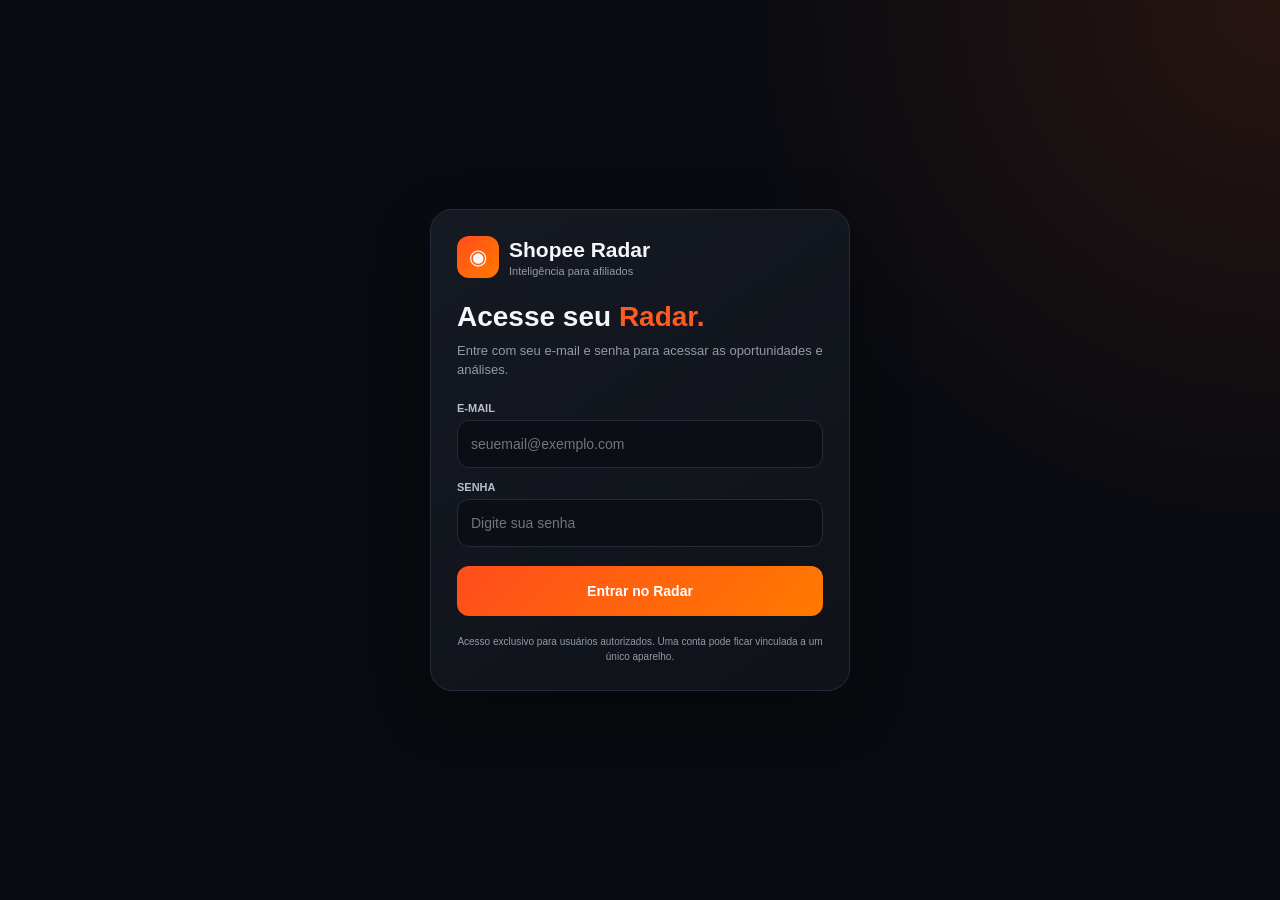
<file: login.html>
<!DOCTYPE html>
<html lang="pt-BR">

<head>
  <meta charset="UTF-8">

  <meta
    name="viewport"
    content="width=device-width, initial-scale=1.0"
  >

  <meta
    name="theme-color"
    content="#ff5a1f"
  >

  <title>Entrar — Shopee Radar</title>

  <style>
    * {
      box-sizing: border-box;
      margin: 0;
      padding: 0;
    }

    :root {
      --bg: #090b10;
      --surface: #11151f;
      --border: #252b38;
      --text: #f5f7fb;
      --muted: #9299a8;
      --orange: #ff5a1f;
    }

    body {
      min-height: 100vh;

      display: flex;
      align-items: center;
      justify-content: center;

      padding: 20px;

      background:
        radial-gradient(
          circle at top right,
          rgba(255, 90, 31, 0.12),
          transparent 35%
        ),
        var(--bg);

      color: var(--text);

      font-family:
        Inter,
        -apple-system,
        BlinkMacSystemFont,
        "Segoe UI",
        Roboto,
        Arial,
        sans-serif;
    }

    .login-card {
      width: 100%;
      max-width: 420px;

      padding: 26px;

      border: 1px solid var(--border);
      border-radius: 22px;

      background:
        linear-gradient(
          145deg,
          #151922,
          #0f1218
        );

      box-shadow:
        0 20px 60px rgba(0, 0, 0, 0.3);
    }

    .brand {
      display: flex;
      align-items: center;
      gap: 10px;

      margin-bottom: 24px;
    }

    .brand-icon {
      width: 42px;
      height: 42px;

      display: flex;
      align-items: center;
      justify-content: center;

      border-radius: 12px;

      background:
        linear-gradient(
          135deg,
          #ff4d1c,
          #ff7a00
        );

      font-size: 21px;
    }

    .brand h1 {
      font-size: 21px;
      font-weight: 900;
    }

    .brand p {
      margin-top: 3px;

      color: var(--muted);

      font-size: 11px;
    }

    .headline {
      margin-bottom: 22px;
    }

    .headline h2 {
      font-size: 28px;
      line-height: 1.05;
      font-weight: 900;
    }

    .headline span {
      color: var(--orange);
    }

    .headline p {
      margin-top: 9px;

      color: var(--muted);

      font-size: 13px;
      line-height: 1.5;
    }

    .admin-notice {
      display: none;

      margin-bottom: 17px;
      padding: 10px 12px;

      border-radius: 10px;

      border:
        1px solid
        rgba(255, 90, 31, 0.20);

      background:
        rgba(255, 90, 31, 0.07);

      color: #ffae8f;

      font-size: 11px;
      line-height: 1.4;
      font-weight: 700;
    }

    .field {
      margin-bottom: 13px;
    }

    .field label {
      display: block;

      margin-bottom: 6px;

      color: #b9bfca;

      font-size: 11px;
      font-weight: 800;
    }

    .field input {
      width: 100%;
      height: 48px;

      padding: 0 13px;

      border: 1px solid var(--border);
      border-radius: 12px;

      outline: none;

      background: #0b0e14;
      color: var(--text);

      font-size: 14px;
    }

    .field input:focus {
      border-color:
        rgba(255, 90, 31, 0.7);
    }

    .login-button {
      width: 100%;
      height: 50px;

      margin-top: 6px;

      border: 0;
      border-radius: 12px;

      background:
        linear-gradient(
          135deg,
          #ff4d1c,
          #ff7a00
        );

      color: white;

      font-size: 14px;
      font-weight: 900;

      cursor: pointer;
    }

    .login-button:disabled {
      opacity: 0.6;
      cursor: wait;
    }

    .message {
      display: none;

      margin-top: 14px;
      padding: 11px;

      border-radius: 10px;

      font-size: 12px;
      line-height: 1.4;
    }

    .message.error {
      display: block;

      color: #ffb3b3;

      background:
        rgba(255, 77, 77, 0.08);

      border:
        1px solid
        rgba(255, 77, 77, 0.2);
    }

    .message.success {
      display: block;

      color: #a9f5cc;

      background:
        rgba(50, 213, 131, 0.08);

      border:
        1px solid
        rgba(50, 213, 131, 0.2);
    }

    .footer {
      margin-top: 18px;

      text-align: center;

      color: var(--muted);

      font-size: 10px;
      line-height: 1.5;
    }
  </style>
</head>

<body>

  <main class="login-card">

    <div class="brand">

      <div class="brand-icon">
        ◉
      </div>

      <div>

        <h1>
          Shopee Radar
        </h1>

        <p>
          Inteligência para afiliados
        </p>

      </div>

    </div>


    <div class="headline">

      <h2>
        Acesse seu
        <span>Radar.</span>
      </h2>

      <p>
        Entre com seu e-mail e senha para acessar
        as oportunidades e análises.
      </p>

    </div>


    <div
      id="adminNotice"
      class="admin-notice"
    >
      👑 Faça login com sua conta administradora
      para abrir o painel de clientes.
    </div>


    <form id="loginForm">

      <div class="field">

        <label for="email">
          E-MAIL
        </label>

        <input
          id="email"
          type="email"
          autocomplete="email"
          placeholder="seuemail@exemplo.com"
          required
        >

      </div>


      <div class="field">

        <label for="password">
          SENHA
        </label>

        <input
          id="password"
          type="password"
          autocomplete="current-password"
          placeholder="Digite sua senha"
          required
        >

      </div>


      <button
        id="loginButton"
        class="login-button"
        type="submit"
      >
        Entrar no Radar
      </button>


      <div
        id="message"
        class="message"
      ></div>

    </form>


    <div class="footer">
      Acesso exclusivo para usuários autorizados.
      Uma conta pode ficar vinculada a um único aparelho.
    </div>

  </main>


  <script>
    // ==================================================
    // CONFIG
    // ==================================================

    const SUPABASE_URL =
      "https://vepoqxpnvlzzhmajcqzo.supabase.co";

    const SUPABASE_KEY =
      "sb_publishable_K7pfWLa17aOQq3hrkN5PnQ_0AKYuZa_";

    const ACCESS_API =
      `${SUPABASE_URL}/functions/v1/shopee-radar-access`;

    const RADAR_URL =
      "https://renanzim1.github.io/Shopee-radar/index.html";

    const ADMIN_URL =
      "https://renanzim1.github.io/Shopee-radar/admin.html";


    // ==================================================
    // DESTINO
    // ==================================================

    const parametros =
      new URLSearchParams(
        window.location.search
      );

    const destino =
      parametros.get("next") === "admin"
        ? "admin"
        : "radar";


    const adminNotice =
      document.getElementById(
        "adminNotice"
      );

    if (
      destino === "admin"
    ) {
      adminNotice.style.display =
        "block";
    }


    // ==================================================
    // ELEMENTOS
    // ==================================================

    const form =
      document.getElementById(
        "loginForm"
      );

    const emailInput =
      document.getElementById(
        "email"
      );

    const passwordInput =
      document.getElementById(
        "password"
      );

    const button =
      document.getElementById(
        "loginButton"
      );

    const message =
      document.getElementById(
        "message"
      );


    // ==================================================
    // MENSAGEM
    // ==================================================

    function mostrarMensagem(
      texto,
      tipo = "error"
    ) {

      message.textContent =
        texto;

      message.className =
        `message ${tipo}`;
    }


    // ==================================================
    // IDENTIFICADOR DO APARELHO
    // ==================================================

    function criarDeviceId() {

      let id =
        localStorage.getItem(
          "shopeeRadarDeviceId"
        );


      if (
        id &&
        id.length >= 16
      ) {
        return id;
      }


      try {

        if (
          crypto &&
          typeof crypto.randomUUID ===
            "function"
        ) {

          id =
            crypto.randomUUID();

        }

      } catch {
        id = "";
      }


      if (!id) {

        id =
          [
            Date.now(),
            Math.random()
              .toString(36)
              .slice(2),
            Math.random()
              .toString(36)
              .slice(2)
          ].join("-");

      }


      localStorage.setItem(
        "shopeeRadarDeviceId",
        id
      );


      return id;
    }


    // ==================================================
    // SESSÃO LOCAL
    // ==================================================

    function salvarSessao(
      dados,
      access
    ) {

      localStorage.setItem(
        "shopeeRadarAccessToken",
        dados.access_token
      );


      localStorage.setItem(
        "shopeeRadarRefreshToken",
        dados.refresh_token || ""
      );


      localStorage.setItem(
        "shopeeRadarUser",
        JSON.stringify(
          dados.user || {}
        )
      );


      localStorage.setItem(
        "shopeeRadarAccess",
        JSON.stringify(
          access || {}
        )
      );
    }


    function limparSessao() {

      localStorage.removeItem(
        "shopeeRadarAccessToken"
      );

      localStorage.removeItem(
        "shopeeRadarRefreshToken"
      );

      localStorage.removeItem(
        "shopeeRadarUser"
      );

      localStorage.removeItem(
        "shopeeRadarAccess"
      );

      // NÃO apagamos o device id.
      // É justamente ele que identifica
      // este aparelho.
    }


    // ==================================================
    // VALIDAR DISPOSITIVO / ACESSO
    // ==================================================

    async function validarAcesso(
      token
    ) {

      const deviceId =
        criarDeviceId();


      const resposta =
        await fetch(
          ACCESS_API,
          {
            method: "POST",

            headers: {
              "Content-Type":
                "application/json",

              "apikey":
                SUPABASE_KEY,

              "Authorization":
                `Bearer ${token}`
            },

            body:
              JSON.stringify({
                device_id:
                  deviceId
              })
          }
        );


      let resultado = {};

      try {

        resultado =
          await resposta.json();

      } catch {

        throw new Error(
          "Não foi possível validar o acesso."
        );

      }


      if (
        !resposta.ok ||
        resultado.ok === false
      ) {

        throw new Error(
          resultado.erro ||
          "Acesso não autorizado."
        );

      }


      return resultado.access || {};
    }


    // ==================================================
    // LOGIN
    // ==================================================

    form.addEventListener(
      "submit",
      async function(event) {

        event.preventDefault();


        button.disabled =
          true;


        button.textContent =
          "Entrando...";


        message.className =
          "message";


        try {

          const email =
            emailInput.value
              .trim()
              .toLowerCase();


          const password =
            passwordInput.value;


          if (
            !email ||
            !password
          ) {

            throw new Error(
              "Digite seu e-mail e sua senha."
            );

          }


          // ============================================
          // LOGIN NO SUPABASE
          // ============================================

          const resposta =
            await fetch(
              `${SUPABASE_URL}/auth/v1/token?grant_type=password`,
              {
                method: "POST",

                headers: {
                  "Content-Type":
                    "application/json",

                  "apikey":
                    SUPABASE_KEY
                },

                body:
                  JSON.stringify({
                    email,
                    password
                  })
              }
            );


          const dados =
            await resposta.json();


          if (
            !resposta.ok
          ) {

            throw new Error(
              dados?.msg ||
              dados?.error_description ||
              dados?.message ||
              "E-mail ou senha inválidos."
            );

          }


          if (
            !dados.access_token ||
            !dados.user
          ) {

            throw new Error(
              "Não foi possível iniciar sua sessão."
            );

          }


          // ============================================
          // VALIDAR:
          // STATUS
          // VENCIMENTO
          // DISPOSITIVO
          // ============================================

          let acesso;

          try {

            acesso =
              await validarAcesso(
                dados.access_token
              );

          } catch (erroAcesso) {

            limparSessao();

            throw erroAcesso;

          }


          // ============================================
          // ADMIN
          // ============================================

          if (
            destino === "admin" &&
            acesso.role !== "admin"
          ) {

            limparSessao();

            throw new Error(
              "Esta conta não possui permissão de administrador."
            );

          }


          // ============================================
          // SALVAR SESSÃO
          // ============================================

          salvarSessao(
            dados,
            acesso
          );


          mostrarMensagem(
            destino === "admin"
              ? "Administrador confirmado. Abrindo painel..."
              : "Acesso liberado. Entrando...",
            "success"
          );


          // ============================================
          // REDIRECIONAMENTO
          // ============================================

          setTimeout(
            function() {

              if (
                destino === "admin"
              ) {

                window.location.replace(
                  ADMIN_URL
                );

              } else {

                window.location.replace(
                  RADAR_URL
                );

              }

            },
            350
          );


        } catch (erro) {

          console.error(
            "Erro no login:",
            erro
          );


          mostrarMensagem(
            erro?.message ||
            "Não foi possível entrar."
          );


        } finally {

          button.disabled =
            false;


          button.textContent =
            "Entrar no Radar";

        }

      }
    );
  </script>

</body>

</html>
</file>
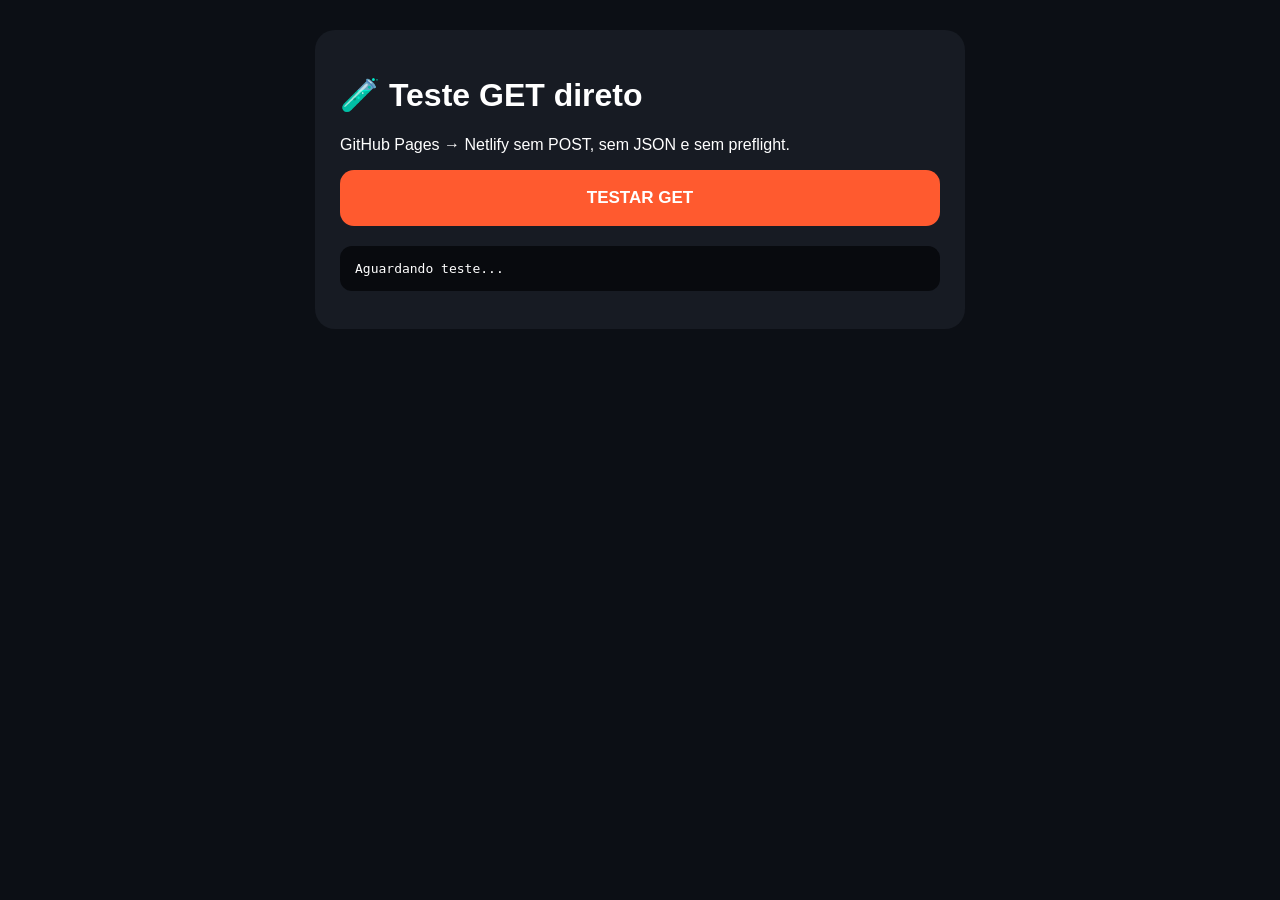
<file: teste-cors.html>
<!DOCTYPE html>
<html lang="pt-BR">
<head>
  <meta charset="UTF-8">
  <meta
    name="viewport"
    content="width=device-width, initial-scale=1.0"
  >
  <title>Teste GET Cross-Origin</title>

  <style>
    body {
      margin: 0;
      padding: 30px 20px;
      background: #0c0f15;
      color: white;
      font-family: Arial, sans-serif;
    }

    .box {
      max-width: 600px;
      margin: 0 auto;
      padding: 25px;
      background: #171b23;
      border-radius: 20px;
    }

    button {
      width: 100%;
      padding: 18px;
      border: 0;
      border-radius: 14px;
      background: #ff5a2f;
      color: white;
      font-size: 17px;
      font-weight: bold;
    }

    pre {
      margin-top: 20px;
      padding: 15px;
      background: #080a0e;
      border-radius: 12px;
      white-space: pre-wrap;
      word-break: break-word;
    }
  </style>
</head>

<body>

  <div class="box">

    <h1>🧪 Teste GET direto</h1>

    <p>
      GitHub Pages → Netlify sem POST,
      sem JSON e sem preflight.
    </p>

    <button id="testar">
      TESTAR GET
    </button>

    <pre id="resultado">Aguardando teste...</pre>

  </div>

  <script>
    const botao =
      document.getElementById("testar");

    const resultado =
      document.getElementById("resultado");

    botao.addEventListener("click", async () => {
      resultado.textContent = "Testando...";

      try {
        const response = await fetch(
          "https://shopee-video-teste.netlify.app/.netlify/functions/cors-test",
          {
            method: "GET",
            cache: "no-store"
          }
        );

        const texto =
          await response.text();

        resultado.textContent =
          "SUCESSO ✅\n\n" +
          "HTTP: " +
          response.status +
          "\n\n" +
          texto;

      } catch (error) {
        resultado.textContent =
          "FALHOU ❌\n\n" +
          error.name +
          "\n\n" +
          error.message;
      }
    });
  </script>

</body>
</html>
</file>
<file: style.css>
/* =====================================================
   SHOPEE RADAR — STYLE.CSS
   RADAR + DOWNLOAD DE VÍDEO
   Mobile First
===================================================== */

* {
  margin: 0;
  padding: 0;
  box-sizing: border-box;
}

:root {
  --bg: #090b10;
  --surface: #10131a;
  --surface-2: #151922;
  --surface-3: #1b202b;
  --border: #252b38;

  --text: #f5f7fb;
  --muted: #9299a8;

  --orange: #ff5a1f;
  --orange-2: #ff7a1a;
  --orange-light: #ff8a4c;

  --green: #32d583;
  --yellow: #ffc857;

  --radius: 16px;
}

html {
  scroll-behavior: smooth;
}

body {
  min-height: 100vh;

  background:
    radial-gradient(
      circle at top right,
      rgba(255, 90, 31, 0.08),
      transparent 30%
    ),
    var(--bg);

  color: var(--text);

  font-family:
    Inter,
    -apple-system,
    BlinkMacSystemFont,
    "Segoe UI",
    Roboto,
    Arial,
    sans-serif;

  padding-bottom: 100px;
}

button,
input,
select {
  font: inherit;
  -webkit-tap-highlight-color: transparent;
}

button {
  cursor: pointer;
}

a {
  color: inherit;
}

[hidden] {
  display: none !important;
}


/* =====================================================
   HEADER
===================================================== */

.topbar {
  min-height: 78px;

  display: flex;
  align-items: center;
  justify-content: space-between;

  padding: 14px 18px;

  position: sticky;
  top: 0;
  z-index: 50;

  background:
    linear-gradient(
      135deg,
      #ff4d1c,
      #ff7a00
    );

  box-shadow:
    0 10px 30px rgba(0, 0, 0, 0.28);
}

.brand {
  display: flex;
  align-items: center;
  gap: 11px;
}

.brand-icon {
  width: 39px;
  height: 39px;

  display: flex;
  align-items: center;
  justify-content: center;

  flex: 0 0 auto;

  border-radius: 12px;

  background: rgba(255, 255, 255, 0.16);

  border:
    1px solid
    rgba(255, 255, 255, 0.25);

  font-size: 20px;
}

.brand h1 {
  font-size: 19px;
  line-height: 1.1;
  font-weight: 800;
  letter-spacing: -0.4px;
}

.status {
  display: flex;
  align-items: center;
  gap: 6px;

  margin-top: 5px;

  font-size: 10px;
  font-weight: 800;
  letter-spacing: 1.2px;

  color: rgba(255, 255, 255, 0.9);
}

.status-dot {
  width: 7px;
  height: 7px;

  border-radius: 50%;

  background: #64ff9d;

  box-shadow:
    0 0 0 4px rgba(100, 255, 157, 0.15),
    0 0 12px rgba(100, 255, 157, 0.7);
}

.topbar-actions {
  display: flex;
  align-items: center;
  gap: 8px;
}

.live-badge {
  padding: 7px 10px;

  border-radius: 999px;

  background: rgba(0, 0, 0, 0.18);

  border:
    1px solid
    rgba(255, 255, 255, 0.22);

  font-size: 10px;
  font-weight: 900;
  letter-spacing: 0.8px;
}

.logout-button {
  padding: 8px 11px;

  border:
    1px solid
    rgba(255, 255, 255, 0.18);

  border-radius: 10px;

  background: rgba(0, 0, 0, 0.18);

  color: #fff;

  font-size: 11px;
  font-weight: 800;
}


/* =====================================================
   CONTAINER
===================================================== */

.container {
  width: 100%;
  max-width: 1050px;

  margin: 0 auto;

  padding: 0 14px;
}


/* =====================================================
   HERO
===================================================== */

.hero {
  padding: 28px 4px 20px;
}

.hero-badge {
  display: inline-flex;

  margin-bottom: 10px;

  padding: 6px 9px;

  border-radius: 7px;

  background: rgba(255, 90, 31, 0.1);

  border:
    1px solid
    rgba(255, 90, 31, 0.18);

  color: var(--orange);

  font-size: 10px;
  font-weight: 900;
  letter-spacing: 1.1px;
}

.hero h2 {
  max-width: 600px;

  font-size: clamp(30px, 8vw, 50px);

  line-height: 0.98;

  letter-spacing: -1.6px;

  font-weight: 900;
}

.hero h2 span {
  color: var(--orange);
}

.hero p {
  max-width: 580px;

  margin-top: 13px;

  color: var(--muted);

  font-size: 14px;
  line-height: 1.55;
}


/* =====================================================
   ESTATÍSTICAS
===================================================== */

.stats-grid {
  display: grid;

  grid-template-columns:
    repeat(3, minmax(0, 1fr));

  gap: 8px;

  margin: 4px 0 20px;
}

.stat-card {
  min-width: 0;
  min-height: 78px;

  display: flex;
  align-items: center;

  gap: 7px;

  padding: 10px 8px;

  border: 1px solid var(--border);

  border-radius: 14px;

  background:
    linear-gradient(
      145deg,
      var(--surface-2),
      var(--surface)
    );
}

.stat-icon {
  flex: 0 0 auto;

  font-size: 18px;
}

.stat-card div {
  min-width: 0;
}

.stat-card small {
  display: block;

  margin-bottom: 4px;

  color: var(--muted);

  font-size: 7px;
  font-weight: 800;
}

.stat-card strong {
  display: block;

  font-size: 19px;
  line-height: 1;

  font-weight: 900;
}


/* =====================================================
   ABAS SUPERIORES
===================================================== */

.tabs {
  display: flex;

  gap: 7px;

  overflow-x: auto;

  margin: 0 -14px;

  padding: 2px 14px 12px;

  scrollbar-width: none;

  -webkit-overflow-scrolling: touch;
}

.tabs::-webkit-scrollbar {
  display: none;
}

.tab {
  flex: 0 0 auto;

  padding: 10px 14px;

  border: 1px solid var(--border);

  border-radius: 999px;

  background: var(--surface);

  color: var(--muted);

  font-size: 12px;

  font-weight: 800;

  white-space: nowrap;
}

.tab.active {
  color: #fff;

  border-color:
    rgba(255, 90, 31, 0.55);

  background:
    linear-gradient(
      135deg,
      rgba(255, 90, 31, 0.28),
      rgba(255, 90, 31, 0.08)
    );
}


/* =====================================================
   ESTRATÉGIA
===================================================== */

.strategy-box {
  display: none;

  margin: 0 0 18px;

  padding: 14px;

  border:
    1px solid
    rgba(255, 90, 31, 0.22);

  border-radius: 14px;

  background:
    rgba(255, 90, 31, 0.06);
}

.strategy-box.active {
  display: block;
}

.strategy-box strong {
  display: block;

  color: var(--orange-2);

  font-size: 14px;
}

.strategy-box p {
  margin-top: 7px;

  color: #a8afbd;

  font-size: 12px;

  line-height: 1.5;
}


/* =====================================================
   PESQUISA + NICHO
===================================================== */

.filters {
  display: grid;

  grid-template-columns:
    minmax(0, 1fr)
    145px;

  gap: 8px;

  margin-bottom: 15px;
}

.search-box {
  min-width: 0;

  height: 48px;

  display: flex;

  align-items: center;

  gap: 8px;

  padding: 0 13px;

  border: 1px solid var(--border);

  border-radius: 13px;

  background: var(--surface);
}

.search-box span {
  color: var(--muted);

  font-size: 21px;
}

.search-box input {
  width: 100%;

  min-width: 0;

  border: 0;

  outline: 0;

  background: transparent;

  color: var(--text);

  font-size: 13px;
}

.search-box input::placeholder {
  color: #686f7d;
}

.filters select {
  width: 100%;

  min-width: 0;

  padding: 0 10px;

  border: 1px solid var(--border);

  border-radius: 13px;

  outline: 0;

  background: var(--surface);

  color: var(--text);

  font-size: 11px;
}


/* =====================================================
   ORDENAÇÃO
===================================================== */

.radar-sort {
  width: 100%;

  margin: 14px 0 20px;

  overflow: hidden;
}

.sort-title {
  display: block;

  margin: 0 0 9px 2px;

  color: #7f8798;

  font-size: 10px;

  font-weight: 800;

  text-transform: uppercase;

  letter-spacing: 1px;
}

.sort-options {
  display: flex;

  flex-wrap: nowrap;

  gap: 7px;

  overflow-x: auto;

  padding: 2px 2px 6px;

  scrollbar-width: none;

  -webkit-overflow-scrolling: touch;
}

.sort-options::-webkit-scrollbar {
  display: none;
}

.sort-btn {
  flex: 0 0 auto;

  appearance: none;

  -webkit-appearance: none;

  padding: 9px 12px;

  border: 1px solid #272d3b;

  border-radius: 12px;

  outline: 0;

  background: #10141e;

  color: #9097a8;

  font-size: 11px;

  line-height: 1;

  font-weight: 700;

  white-space: nowrap;
}

.sort-btn.active {
  color: #fff;

  border-color:
    rgba(255, 90, 31, 0.65);

  background:
    linear-gradient(
      135deg,
      rgba(255, 90, 31, 0.3),
      rgba(255, 90, 31, 0.1)
    );
}


/* =====================================================
   CABEÇALHO DOS RESULTADOS
===================================================== */

.section-heading {
  display: flex;

  justify-content: space-between;

  align-items: flex-end;

  gap: 10px;

  margin-bottom: 13px;
}

.eyebrow {
  display: block;

  margin-bottom: 4px;

  color: var(--orange);

  font-size: 9px;

  font-weight: 900;

  letter-spacing: 1px;
}

.section-heading h3 {
  font-size: 22px;

  line-height: 1.1;

  letter-spacing: -0.7px;
}

.live-indicator {
  flex: 0 0 auto;

  display: flex;

  align-items: center;

  gap: 6px;

  padding-bottom: 3px;

  color: var(--muted);

  font-size: 9px;

  font-weight: 800;
}

.live-indicator span {
  width: 7px;

  height: 7px;

  border-radius: 50%;

  background: var(--green);

  box-shadow:
    0 0 9px
    rgba(50, 213, 131, 0.8);
}


/* =====================================================
   GRID PRINCIPAL
===================================================== */

.products-grid {
  width: 100%;

  display: grid;

  grid-template-columns:
    repeat(2, minmax(0, 1fr));

  gap: 10px;

  align-items: start;
}


/* =====================================================
   CARD PRINCIPAL
===================================================== */

.product-card {
  width: 100%;

  min-width: 0;

  height: auto;

  position: relative;

  overflow: hidden;

  border: 1px solid var(--border);

  border-radius: var(--radius);

  background:
    linear-gradient(
      145deg,
      var(--surface-2),
      var(--surface)
    );

  box-shadow:
    0 8px 25px
    rgba(0, 0, 0, 0.14);
}

.product-card:active {
  transform: scale(0.99);
}


/* =====================================================
   IMAGEM DOS PRODUTOS
===================================================== */

.product-image,
.product-image-wrap img {
  display: block;

  width: 100%;

  height: auto;

  aspect-ratio: 1 / 1;

  object-fit: cover;

  object-position: center;

  background: #fff;
}

.product-image-wrap {
  width: 100%;

  min-width: 0;

  position: relative;

  overflow: hidden;
}


/* =====================================================
   CONTEÚDO PRODUTO
===================================================== */

.product-card-content,
.product-info {
  width: 100%;

  min-width: 0;

  padding: 10px;

  display: flex;

  flex-direction: column;
}


/* =====================================================
   BADGES
===================================================== */

.product-card-top {
  width: 100%;

  display: flex;

  align-items: center;

  justify-content: space-between;

  gap: 5px;

  margin-bottom: 8px;
}

.opportunity-badge,
.product-badge {
  min-width: 0;

  padding: 5px 6px;

  border-radius: 7px;

  background:
    rgba(255, 90, 31, 0.12);

  color: #ff966d;

  font-size: 8px;

  line-height: 1;

  font-weight: 800;

  white-space: nowrap;

  overflow: hidden;

  text-overflow: ellipsis;
}

.score-badge {
  flex-shrink: 0;

  padding: 5px 6px;

  border-radius: 7px;

  background:
    rgba(50, 213, 131, 0.12);

  color: var(--green);

  font-size: 9px;

  font-weight: 900;
}


/* =====================================================
   NOME
===================================================== */

.product-name {
  display: -webkit-box;

  -webkit-box-orient: vertical;

  -webkit-line-clamp: 2;

  line-clamp: 2;

  width: 100%;

  height: 36px;

  min-height: 36px;

  max-height: 36px;

  margin: 0 0 6px;

  overflow: hidden;

  text-overflow: ellipsis;

  overflow-wrap: anywhere;

  font-size: 13px;

  line-height: 18px;

  font-weight: 800;
}


/* =====================================================
   LOJA
===================================================== */

.product-shop {
  display: block;

  width: 100%;

  height: 18px;

  min-height: 18px;

  margin: 0 0 8px;

  color: #9ca3b2;

  font-size: 9px;

  line-height: 18px;

  white-space: nowrap;

  overflow: hidden;

  text-overflow: ellipsis;
}


/* =====================================================
   MÉTRICAS DOS PRODUTOS
===================================================== */

.product-stats,
.radar-mini-grid {
  width: 100%;

  display: grid;

  grid-template-columns:
    repeat(2, minmax(0, 1fr));

  gap: 5px;

  margin: 0;
}

.product-stat,
.radar-mini-box {
  min-width: 0;

  padding: 7px;

  border-radius: 9px;

  background: #0b0e14;

  border:
    1px solid
    rgba(255, 255, 255, 0.025);
}

.product-stat span,
.radar-mini-box small {
  display: block;

  margin: 0 0 3px;

  color: #747c8c;

  font-size: 7px;

  line-height: 1;

  font-weight: 800;

  white-space: nowrap;

  overflow: hidden;

  text-overflow: ellipsis;
}

.product-stat strong,
.radar-mini-box strong {
  display: block;

  margin: 0;

  color: var(--text);

  font-size: 11px;

  line-height: 1.2;

  font-weight: 900;

  white-space: nowrap;

  overflow: hidden;

  text-overflow: ellipsis;
}


/* =====================================================
   RODAPÉ DOS PRODUTOS
===================================================== */

.product-footer {
  width: 100%;

  display: flex;

  justify-content: space-between;

  align-items: flex-end;

  gap: 6px;

  margin-top: 9px;

  padding-top: 9px;

  border-top:
    1px solid
    var(--border);
}

.product-footer > div {
  min-width: 0;
}

.product-footer small {
  display: block;

  margin-bottom: 3px;

  color: #7f8796;

  font-size: 6.5px;

  line-height: 1;

  font-weight: 800;

  white-space: nowrap;
}

.product-footer strong {
  display: block;

  margin: 0;

  font-size: 12px;

  line-height: 1.1;

  font-weight: 900;
}

.product-price {
  flex: 1;

  text-align: right;
}


/* =====================================================
   FAVORITO ANTIGO
===================================================== */

.favorite-btn {
  position: absolute;

  top: 8px;
  right: 8px;

  z-index: 4;

  width: 30px;
  height: 30px;

  display: flex;

  align-items: center;

  justify-content: center;

  border:
    1px solid
    rgba(255, 255, 255, 0.12);

  border-radius: 9px;

  background:
    rgba(8, 10, 15, 0.82);

  color: #fff;

  font-size: 18px;
}


/* =====================================================
   PACKS
===================================================== */

.pack-card {
  width: 100%;

  min-width: 0;

  height: auto !important;

  overflow: hidden;

  border: 1px solid #252b38;

  border-radius: 15px;

  background:
    linear-gradient(
      145deg,
      #151922,
      #0f1219
    );
}


/* =====================================================
   CAPA DO PACK
===================================================== */

.pack-media {
  width: 100%;

  aspect-ratio: 16 / 10;

  position: relative;

  overflow: hidden;

  display: flex;

  align-items: center;

  justify-content: center;

  background:
    radial-gradient(
      circle at 50% 30%,
      #202633,
      #0b0e14 72%
    );
}

.pack-media img {
  display: block;

  width: 100%;

  height: 100%;

  object-fit: cover;

  object-position: center;
}

.pack-placeholder {
  width: 100%;

  height: 100%;

  display: flex;

  flex-direction: column;

  align-items: center;

  justify-content: center;

  gap: 6px;

  color: #9ba3b2;
}

.pack-placeholder-icon {
  font-size: 34px;

  line-height: 1;
}

.pack-placeholder span:last-child {
  font-size: 8px;

  font-weight: 900;

  letter-spacing: 0.8px;
}


/* =====================================================
   BADGE PACK
===================================================== */

.pack-badge {
  position: absolute;

  top: 8px;
  left: 8px;

  z-index: 3;

  max-width: calc(100% - 16px);

  padding: 5px 7px;

  border-radius: 7px;

  background:
    rgba(8, 10, 15, 0.86);

  border:
    1px solid
    rgba(255, 255, 255, 0.08);

  color: #fff;

  font-size: 7px;

  font-weight: 900;

  letter-spacing: 0.5px;

  white-space: nowrap;

  overflow: hidden;

  text-overflow: ellipsis;
}


/* =====================================================
   CONTEÚDO PACK
===================================================== */

.pack-content {
  width: 100%;

  min-width: 0;

  padding: 10px;
}

.pack-label {
  display: flex;

  align-items: center;

  gap: 5px;

  margin-bottom: 6px;

  color: var(--orange);

  font-size: 8px;

  font-weight: 900;

  line-height: 1.2;

  text-transform: uppercase;

  letter-spacing: 0.4px;
}

.pack-title {
  display: -webkit-box;

  -webkit-box-orient: vertical;

  -webkit-line-clamp: 2;

  line-clamp: 2;

  width: 100%;

  height: 36px;

  min-height: 36px;

  max-height: 36px;

  margin: 0 0 6px;

  overflow: hidden;

  color: #fff;

  font-size: 13px;

  line-height: 18px;

  font-weight: 900;

  overflow-wrap: anywhere;
}

.pack-channel {
  width: 100%;

  height: 17px;

  margin-bottom: 9px;

  color: #8f97a6;

  font-size: 9px;

  line-height: 17px;

  white-space: nowrap;

  overflow: hidden;

  text-overflow: ellipsis;
}


/* =====================================================
   INFORMAÇÕES DO PACK
===================================================== */

.pack-info-grid {
  width: 100%;

  display: grid;

  grid-template-columns:
    repeat(2, minmax(0, 1fr));

  gap: 5px;

  margin-bottom: 9px;
}

.pack-info {
  min-width: 0;

  padding: 7px 6px;

  border-radius: 9px;

  background: #0a0d13;

  border:
    1px solid
    rgba(255, 255, 255, 0.025);
}

.pack-info small {
  display: block;

  color: #747c8c;

  font-size: 6.5px;

  font-weight: 800;

  line-height: 1.1;

  white-space: nowrap;

  overflow: hidden;

  text-overflow: ellipsis;
}

.pack-info strong {
  display: block;

  margin-top: 4px;

  color: #f5f7fb;

  font-size: 10px;

  line-height: 1.15;

  font-weight: 900;

  white-space: nowrap;

  overflow: hidden;

  text-overflow: ellipsis;
}


/* =====================================================
   BOTÕES DO PACK
===================================================== */

.pack-actions {
  width: 100%;

  display: grid;

  grid-template-columns: 1fr;

  gap: 6px;
}

.pack-button {
  width: 100%;

  min-height: 34px;

  display: flex;

  align-items: center;

  justify-content: center;

  padding: 8px 7px;

  border: 0;

  border-radius: 9px;

  text-decoration: none;

  text-align: center;

  font-size: 9px;

  line-height: 1.1;

  font-weight: 900;
}

.pack-button-primary {
  background:
    linear-gradient(
      135deg,
      #ff4d1c,
      #ff6c2c
    );

  color: #fff;
}

.pack-button-secondary {
  background: #11151e;

  color: #fff;

  border:
    1px solid
    rgba(255, 255, 255, 0.09);
}

.pack-button:active {
  transform: scale(0.98);
}

.pack-button-disabled {
  background: #161a23;

  color: #666e7c;

  pointer-events: none;
}


/* =====================================================
   NOVA ÁREA — BAIXAR VÍDEO
===================================================== */

.video-downloader-page {
  width: 100%;

  min-height:
    calc(100vh - 78px);

  padding:
    0 14px 45px;
}

.video-downloader-container {
  width: 100%;

  max-width: 620px;

  margin: 0 auto;
}


/* =====================================================
   HERO DO DOWNLOAD
===================================================== */

.video-downloader-hero {
  padding:
    28px 3px 22px;
}

.video-downloader-icon {
  width: 48px;
  height: 48px;

  display: flex;

  align-items: center;

  justify-content: center;

  margin-bottom: 14px;

  border-radius: 15px;

  background:
    linear-gradient(
      135deg,
      rgba(255, 90, 31, 0.26),
      rgba(255, 122, 26, 0.08)
    );

  border:
    1px solid
    rgba(255, 90, 31, 0.25);

  font-size: 23px;
}

.video-downloader-eyebrow {
  display: block;

  margin-bottom: 7px;

  color: var(--orange);

  font-size: 9px;

  font-weight: 900;

  letter-spacing: 1.1px;
}

.video-downloader-hero h2 {
  max-width: 500px;

  font-size:
    clamp(
      31px,
      9vw,
      48px
    );

  line-height: 1;

  letter-spacing: -1.5px;

  font-weight: 900;
}

.video-downloader-hero h2 span {
  color: var(--orange);
}

.video-downloader-hero p {
  max-width: 500px;

  margin-top: 12px;

  color: var(--muted);

  font-size: 13px;

  line-height: 1.55;
}


/* =====================================================
   CARD DA FERRAMENTA
===================================================== */

.video-tool-card {
  width: 100%;

  margin-bottom: 12px;

  padding: 15px;

  border:
    1px solid
    var(--border);

  border-radius: 17px;

  background:
    linear-gradient(
      145deg,
      #151922,
      #0f1219
    );

  box-shadow:
    0 10px 30px
    rgba(0, 0, 0, 0.12);
}

.video-tool-heading {
  display: flex;

  align-items: center;

  gap: 10px;

  margin-bottom: 13px;
}

.video-tool-number {
  width: 30px;
  height: 30px;

  flex: 0 0 auto;

  display: flex;

  align-items: center;

  justify-content: center;

  border-radius: 9px;

  background:
    rgba(255, 90, 31, 0.12);

  border:
    1px solid
    rgba(255, 90, 31, 0.18);

  color: var(--orange-2);

  font-size: 12px;

  font-weight: 900;
}

.video-tool-heading > div {
  min-width: 0;
}

.video-tool-heading strong {
  display: block;

  color: #fff;

  font-size: 13px;

  line-height: 1.2;

  font-weight: 900;
}

.video-tool-heading small {
  display: block;

  margin-top: 3px;

  color: #7f8796;

  font-size: 9px;

  line-height: 1.2;
}


/* =====================================================
   INPUT DO LINK
===================================================== */

.video-link-box {
  width: 100%;

  min-height: 50px;

  display: flex;

  align-items: center;

  gap: 9px;

  padding:
    0 13px;

  border:
    1px solid
    #2a303d;

  border-radius: 12px;

  background: #090c12;
}

.video-link-box:focus-within {
  border-color:
    rgba(255, 90, 31, 0.7);

  box-shadow:
    0 0 0 3px
    rgba(255, 90, 31, 0.07);
}

.video-link-box > span {
  flex: 0 0 auto;

  font-size: 16px;
}

.video-link-box input {
  width: 100%;

  min-width: 0;

  height: 48px;

  border: 0;

  outline: 0;

  background: transparent;

  color: #fff;

  font-size: 12px;
}

.video-link-box input::placeholder {
  color: #606775;
}


/* =====================================================
   BOTÕES DA FERRAMENTA
===================================================== */

.video-action-button {
  width: 100%;

  min-height: 48px;

  display: flex;

  align-items: center;

  justify-content: center;

  gap: 7px;

  margin-top: 10px;

  padding: 12px;

  border: 0;

  border-radius: 12px;

  font-size: 12px;

  font-weight: 900;

  transition:
    transform 0.12s ease,
    opacity 0.12s ease;
}

.video-action-button:active {
  transform: scale(0.985);
}

.video-action-button:disabled {
  cursor: default;

  opacity: 0.55;
}

.video-find-button {
  background:
    linear-gradient(
      135deg,
      #ff4d1c,
      #ff6f24
    );

  color: #fff;

  box-shadow:
    0 8px 20px
    rgba(255, 90, 31, 0.14);
}


/* =====================================================
   STATUS
===================================================== */

.video-download-status {
  margin-top: 11px;

  padding: 11px 12px;

  border:
    1px solid
    #282e3b;

  border-radius: 11px;

  background: #0b0e14;

  color: #a7aebb;

  font-size: 11px;

  line-height: 1.45;
}

.video-download-status.success {
  color: #86e8b6;

  border-color:
    rgba(50, 213, 131, 0.25);

  background:
    rgba(50, 213, 131, 0.06);
}

.video-download-status.error {
  color: #ff9d8c;

  border-color:
    rgba(255, 90, 31, 0.28);

  background:
    rgba(255, 90, 31, 0.06);
}


/* =====================================================
   RESULTADO DO VÍDEO
===================================================== */

.video-result-card {
  margin-top: 12px;
}

.video-preview-box {
  width: 100%;

  overflow: hidden;

  border:
    1px solid
    #272d39;

  border-radius: 14px;

  background: #000;
}

.video-preview-box video {
  display: block;

  width: 100%;

  max-height: 520px;

  aspect-ratio: 9 / 16;

  object-fit: contain;

  background: #000;
}


/* =====================================================
   QUALIDADE
===================================================== */

.video-quality-row {
  display: flex;

  align-items: center;

  justify-content: space-between;

  gap: 10px;

  margin-top: 10px;
}

.video-quality-badge {
  display: inline-flex;

  align-items: center;

  gap: 5px;

  padding: 7px 9px;

  border-radius: 9px;

  background:
    rgba(50, 213, 131, 0.08);

  border:
    1px solid
    rgba(50, 213, 131, 0.18);

  color: #7ee3ae;

  font-size: 9px;

  font-weight: 900;
}

.video-ready-text {
  color: #737b89;

  font-size: 8px;

  font-weight: 900;

  letter-spacing: 0.8px;
}


/* =====================================================
   LIMPEZA DE METADADOS
===================================================== */

.video-clean-section {
  margin-top: 15px;

  padding-top: 15px;

  border-top:
    1px solid
    var(--border);
}

.video-clean-button {
  background:
    linear-gradient(
      135deg,
      #ff8544,
      #ff9b64
    );

  color: #17100c;

  box-shadow:
    0 8px 20px
    rgba(255, 133, 68, 0.12);
}


/* =====================================================
   PROCESSANDO LIMPEZA
===================================================== */

.metadata-clean-progress {
  min-height: 66px;

  display: flex;

  align-items: center;

  gap: 12px;

  margin-top: 10px;

  padding: 12px;

  border:
    1px solid
    rgba(255, 138, 76, 0.2);

  border-radius: 12px;

  background:
    rgba(255, 138, 76, 0.05);
}

.metadata-clean-spinner {
  width: 27px;
  height: 27px;

  flex: 0 0 auto;

  border:
    3px solid
    rgba(255, 138, 76, 0.18);

  border-top-color:
    var(--orange-light);

  border-radius: 50%;

  animation:
    spin 0.8s
    linear infinite;
}

.metadata-clean-progress strong {
  display: block;

  color: #fff;

  font-size: 11px;

  font-weight: 900;
}

.metadata-clean-progress span {
  display: block;

  margin-top: 3px;

  color: #8e96a5;

  font-size: 9px;
}


/* =====================================================
   LIMPEZA CONCLUÍDA
===================================================== */

.metadata-clean-success {
  min-height: 65px;

  display: flex;

  align-items: center;

  gap: 10px;

  margin-top: 10px;

  padding: 12px;

  border:
    1px solid
    rgba(50, 213, 131, 0.23);

  border-radius: 12px;

  background:
    rgba(50, 213, 131, 0.06);
}

.metadata-clean-success > span {
  width: 30px;
  height: 30px;

  flex: 0 0 auto;

  display: flex;

  align-items: center;

  justify-content: center;

  border-radius: 50%;

  background:
    rgba(50, 213, 131, 0.14);

  color: var(--green);

  font-size: 15px;

  font-weight: 900;
}

.metadata-clean-success strong {
  display: block;

  color: #8ae7b8;

  font-size: 11px;

  font-weight: 900;
}

.metadata-clean-success small {
  display: block;

  margin-top: 3px;

  color: #7e8795;

  font-size: 9px;
}


/* =====================================================
   BOTÃO DOWNLOAD FINAL
===================================================== */

.video-download-button {
  background:
    linear-gradient(
      135deg,
      #ff8544,
      #ffa06b
    );

  color: #17100c;

  box-shadow:
    0 8px 22px
    rgba(255, 133, 68, 0.17);
}


/* =====================================================
   INFORMAÇÃO DE PRIVACIDADE
===================================================== */

.video-local-info {
  display: flex;

  align-items: flex-start;

  gap: 9px;

  margin-top: 12px;

  padding: 12px;

  border:
    1px solid
    rgba(255, 255, 255, 0.05);

  border-radius: 12px;

  background:
    rgba(255, 255, 255, 0.018);
}

.video-local-info > span {
  flex: 0 0 auto;

  font-size: 13px;
}

.video-local-info p {
  color: #747c8b;

  font-size: 9px;

  line-height: 1.5;
}


/* =====================================================
   LOADING
===================================================== */

.loading {
  grid-column: 1 / -1;

  min-height: 180px;

  display: flex;

  flex-direction: column;

  align-items: center;

  justify-content: center;

  gap: 13px;

  color: var(--muted);
}

.loader {
  width: 34px;

  height: 34px;

  border: 3px solid var(--border);

  border-top-color: var(--orange);

  border-radius: 50%;

  animation:
    spin 0.8s
    linear infinite;
}

@keyframes spin {
  to {
    transform: rotate(360deg);
  }
}

.infinite-loader {
  padding: 25px 10px;

  text-align: center;

  color: var(--muted);
}

.infinite-loader .loader {
  margin: 0 auto 10px;
}


/* =====================================================
   SEM RESULTADOS
===================================================== */

.empty-state {
  padding: 45px 20px;

  text-align: center;

  color: var(--muted);
}

.empty-state div {
  margin-bottom: 10px;

  font-size: 34px;
}

.empty-state h3 {
  margin-bottom: 5px;

  color: var(--text);
}


/* =====================================================
   MENU INFERIOR NOVO
===================================================== */

.bottom-nav {
  position: fixed;

  left: 50%;
  bottom: 0;

  z-index: 60;

  width: 100%;

  max-width: 1050px;

  transform:
    translateX(-50%);

  overflow: hidden;

  border-top:
    1px solid
    var(--border);

  background:
    rgba(12, 15, 21, 0.97);

  backdrop-filter:
    blur(16px);

  -webkit-backdrop-filter:
    blur(16px);
}

.bottom-nav-scroll {
  width: 100%;

  display: flex;

  align-items: stretch;

  gap: 0;

  overflow-x: auto;

  overscroll-behavior-x:
    contain;

  scroll-snap-type:
    x proximity;

  scrollbar-width: none;

  -webkit-overflow-scrolling:
    touch;

  padding:
    8px 0
    calc(
      8px +
      env(safe-area-inset-bottom)
    );
}

.bottom-nav-scroll::-webkit-scrollbar {
  display: none;
}

.bottom-item {
  /*
     4,35 itens cabem na tela.
     Assim uma parte do botão
     "Baixar vídeo" fica visível.
  */

  flex:
    0 0
    calc(100% / 4.35);

  min-width:
    calc(100% / 4.35);

  min-height: 52px;

  display: flex;

  flex-direction: column;

  align-items: center;

  justify-content: center;

  gap: 3px;

  scroll-snap-align: start;

  padding: 4px 3px;

  border: 0;

  background: transparent;

  color: #727a89;

  font-size: 9px;

  line-height: 1.1;

  font-weight: 700;

  white-space: nowrap;
}

.bottom-item span {
  font-size: 18px;

  line-height: 1;
}

.bottom-item.active {
  color: var(--orange);
}

.bottom-download-item {
  padding-right: 8px;
}


/* =====================================================
   MODAL
===================================================== */

.modal {
  position: fixed;

  inset: 0;

  z-index: 100;
}

.modal[hidden] {
  display: none;
}

.modal-overlay {
  position: absolute;

  inset: 0;

  background:
    rgba(0, 0, 0, 0.72);

  backdrop-filter:
    blur(4px);
}

.modal-content {
  position: absolute;

  left: 0;
  right: 0;
  bottom: 0;

  max-height: 85vh;

  overflow-y: auto;

  padding:
    22px 16px 28px;

  border-radius:
    24px 24px 0 0;

  background:
    var(--surface-2);

  border-top:
    1px solid
    var(--border);

  animation:
    modalUp 0.22s ease;
}

@keyframes modalUp {
  from {
    transform:
      translateY(100%);
  }

  to {
    transform:
      translateY(0);
  }
}

.modal-close {
  position: absolute;

  top: 12px;
  right: 14px;

  z-index: 3;

  width: 35px;
  height: 35px;

  border:
    1px solid
    var(--border);

  border-radius: 50%;

  background:
    var(--surface-3);

  color: #fff;

  font-size: 22px;
}


/* =====================================================
   MODAL DO PACK
===================================================== */

.pack-modal-header {
  padding-right: 45px;
}

.pack-modal-header h2 {
  font-size: 22px;

  line-height: 1.15;
}

.pack-modal-source {
  margin-top: 6px;

  color: var(--muted);

  font-size: 12px;
}

.pack-modal-box {
  margin-top: 16px;

  padding: 14px;

  border-radius: 12px;

  background: #0d1017;

  border:
    1px solid
    var(--border);
}

.pack-modal-box strong {
  color: var(--orange-2);
}

.pack-modal-box p {
  margin-top: 8px;

  color: #aeb4c0;

  font-size: 12px;

  line-height: 1.5;
}

.pack-modal-actions {
  display: grid;

  grid-template-columns: 1fr;

  gap: 8px;

  margin-top: 14px;
}

.pack-modal-actions a {
  display: flex;

  align-items: center;

  justify-content: center;

  min-height: 46px;

  padding: 12px;

  border-radius: 10px;

  text-decoration: none;

  font-size: 12px;

  font-weight: 900;
}


/* =====================================================
   GANHO ESTIMADO DOS PRODUTOS
===================================================== */

.product-card-content
> div:last-child:not(.product-footer):not(.product-stats):not(.product-card-top) {
  margin-top: 8px;

  padding: 7px 8px;

  border-radius: 8px;

  background:
    rgba(255, 184, 77, 0.06);

  color: #aeb4c0;

  font-size: 9px;

  line-height: 1.25;

  overflow-wrap: anywhere;
}

.product-card-content
> div:last-child
strong {
  color: #f4f6fa;

  font-size: 10px;

  font-weight: 900;
}


/* =====================================================
   CELULAR MUITO PEQUENO
===================================================== */

@media (max-width: 370px) {

  .container {
    padding-left: 9px;
    padding-right: 9px;
  }

  .products-grid {
    gap: 7px;
  }

  .product-card-content,
  .product-info,
  .pack-content {
    padding: 8px;
  }

  .product-name,
  .pack-title {
    font-size: 11px;

    line-height: 16px;

    height: 32px;

    min-height: 32px;

    max-height: 32px;
  }

  .product-stat,
  .radar-mini-box,
  .pack-info {
    padding: 6px 4px;
  }

  .product-stat strong,
  .radar-mini-box strong,
  .pack-info strong {
    font-size: 9px;
  }

  .filters {
    grid-template-columns:
      minmax(0, 1fr)
      125px;
  }

  .pack-placeholder-icon {
    font-size: 29px;
  }

  .video-downloader-page {
    padding-left: 10px;
    padding-right: 10px;
  }

  .video-tool-card {
    padding: 12px;
  }

}


/* =====================================================
   TABLET
===================================================== */

@media (min-width: 600px) {

  .container {
    padding-left: 20px;
    padding-right: 20px;
  }

  .tabs {
    margin-left: 0;
    margin-right: 0;

    padding-left: 0;
    padding-right: 0;
  }

  .products-grid {
    grid-template-columns:
      repeat(3, minmax(0, 1fr));

    gap: 12px;
  }

  .product-name,
  .pack-title {
    font-size: 14px;
  }

  .product-shop,
  .pack-channel {
    font-size: 10px;
  }

  .product-stat strong,
  .radar-mini-box strong {
    font-size: 12px;
  }

  .video-downloader-page {
    padding-left: 20px;
    padding-right: 20px;
  }

}


/* =====================================================
   COMPUTADOR
===================================================== */

@media (min-width: 900px) {

  body {
    padding-bottom: 40px;
  }

  .hero {
    padding-top: 45px;
  }

  .products-grid {
    grid-template-columns:
      repeat(4, minmax(0, 1fr));

    gap: 14px;
  }

  .bottom-nav {
    display: none;
  }

  .video-downloader-hero {
    padding-top: 45px;
  }

   }
</file>
